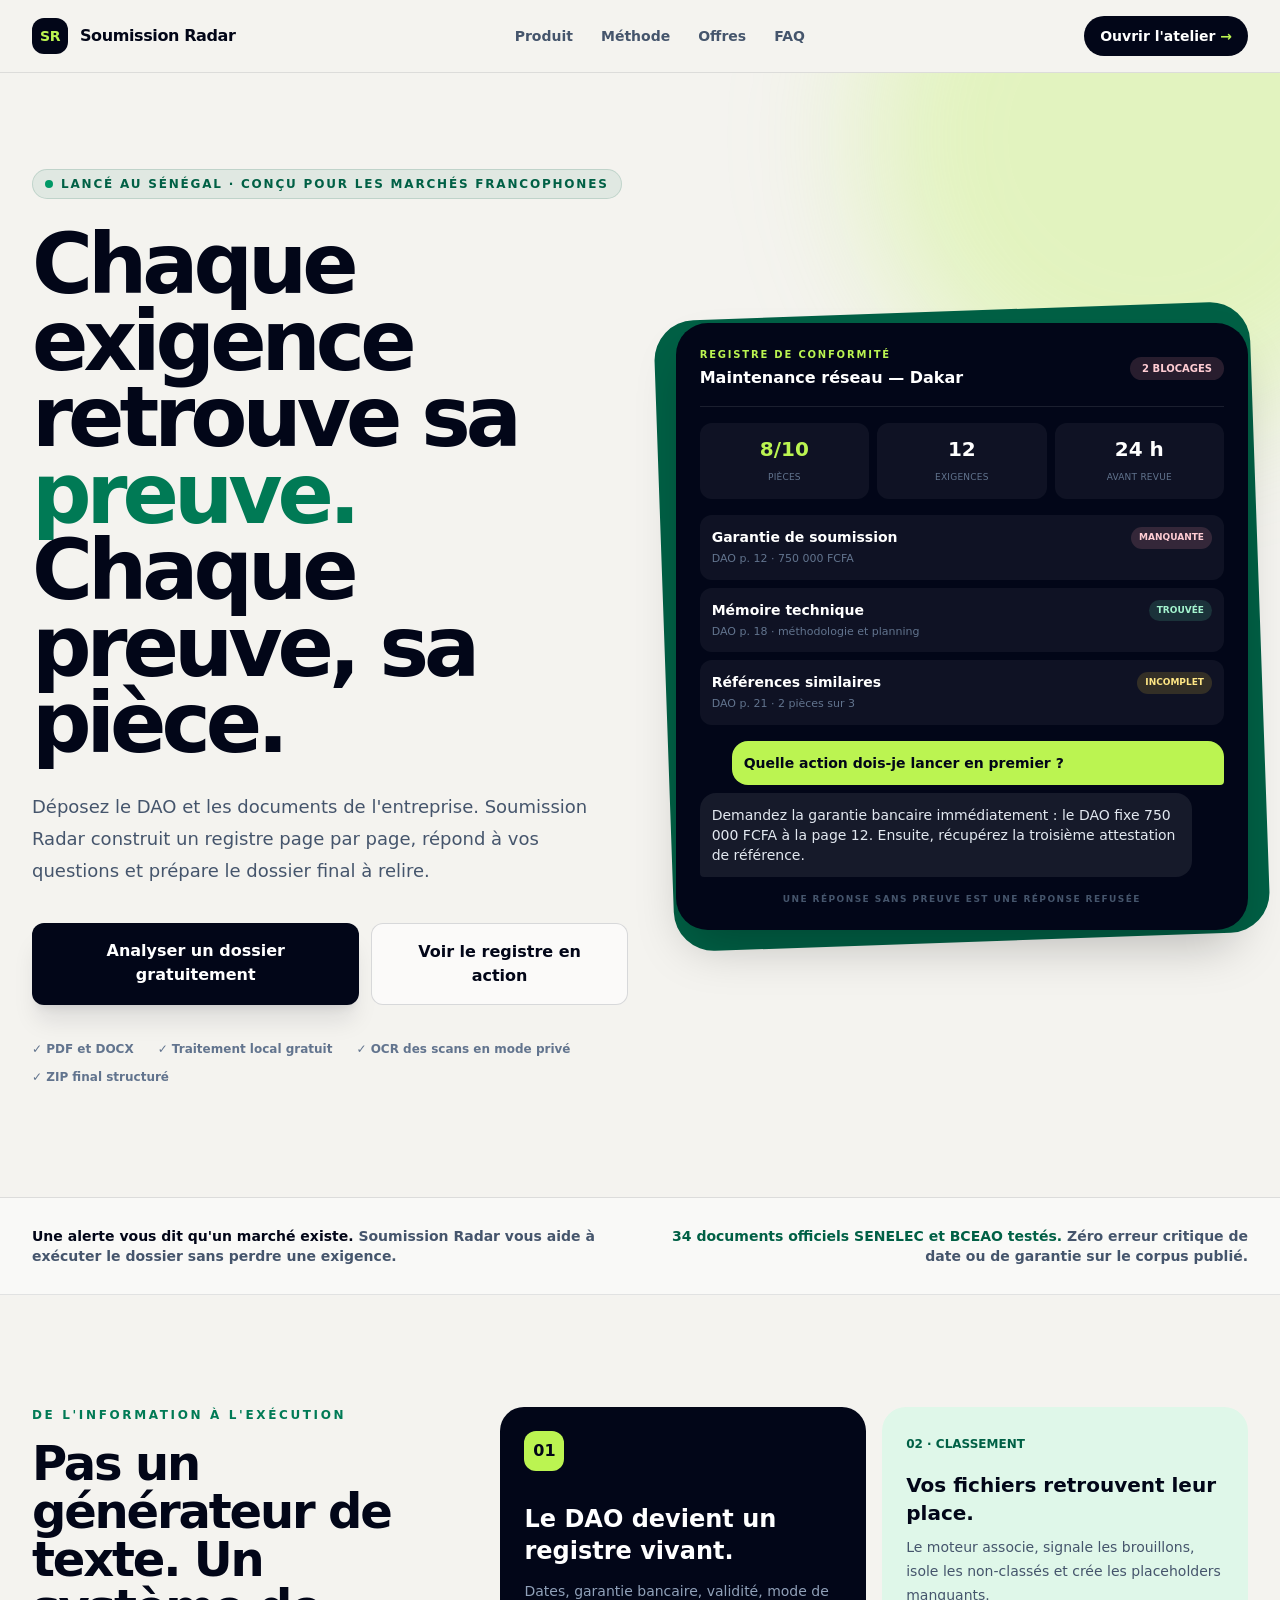
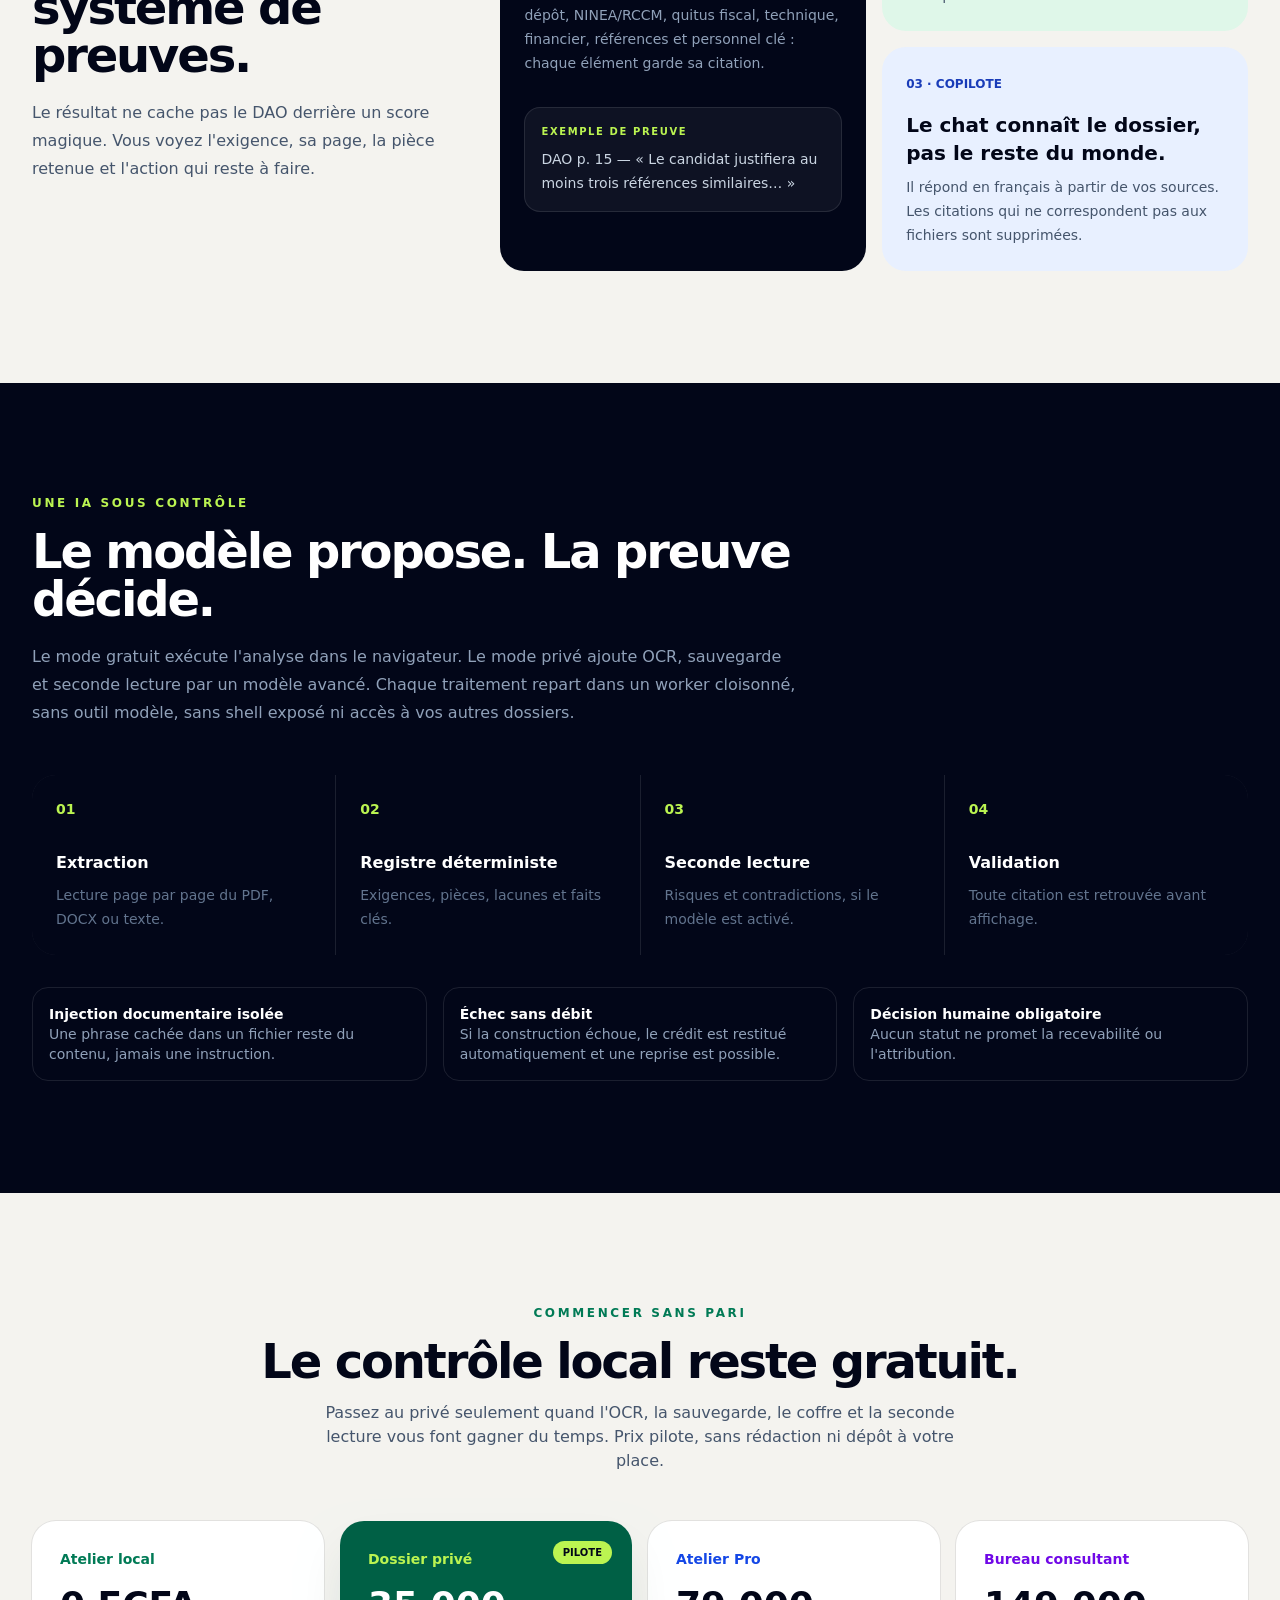
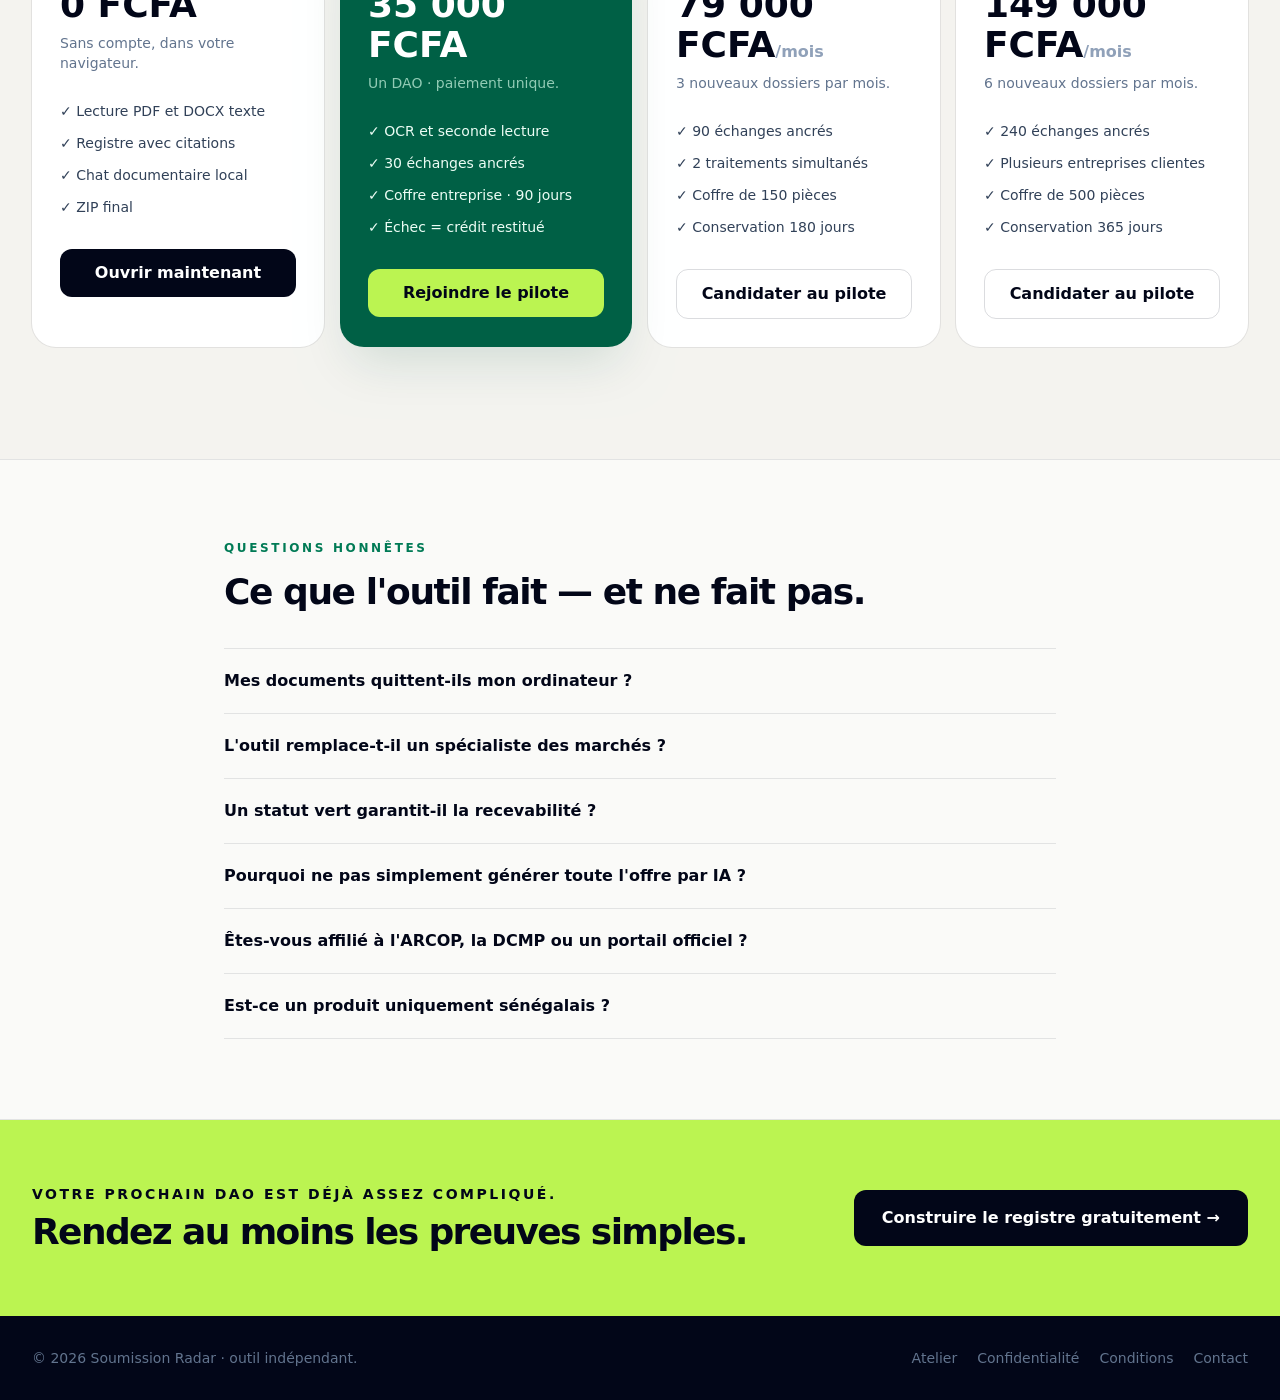
<file: index.html>
<!doctype html>
<html lang="fr" class="scroll-smooth">
  <head>
    <meta charset="utf-8" />
    <meta name="viewport" content="width=device-width, initial-scale=1" />
    <title>Soumission Radar — le copilote des dossiers d'appel d'offres</title>
    <meta name="description" content="Transformez un DAO en registre de conformité : exigences citées page par page, pièces manquantes, chat documentaire et dossier de soumission final." />
    <meta name="robots" content="index,follow" />
    <link rel="canonical" href="https://ramlaoui.github.io/soumission-radar/" />
    <meta property="og:title" content="Soumission Radar — chaque exigence retrouve sa pièce" />
    <meta property="og:description" content="Un copilote français qui relie le DAO, les preuves et les documents de votre entreprise." />
    <meta property="og:type" content="website" />
    <meta property="og:url" content="https://ramlaoui.github.io/soumission-radar/" />
    <link rel="stylesheet" href="./assets/app.css" />
    <script type="application/ld+json">
      {
        "@context": "https://schema.org",
        "@type": "SoftwareApplication",
        "name": "Soumission Radar",
        "applicationCategory": "BusinessApplication",
        "operatingSystem": "Web",
        "inLanguage": "fr",
        "description": "Copilote de préparation des dossiers de soumission qui relie les exigences du DAO aux pièces de l'entreprise.",
        "offers": { "@type": "Offer", "price": "0", "priceCurrency": "XOF" }
      }
    </script>
  </head>
  <body class="bg-[#f4f3ef] text-slate-950 antialiased selection:bg-lime-300">
    <header class="sticky top-0 z-40 border-b border-slate-900/10 bg-[#f4f3ef]/90 backdrop-blur-xl">
      <nav class="mx-auto flex max-w-7xl items-center justify-between px-5 py-4 lg:px-8" aria-label="Navigation principale">
        <a href="#top" class="flex items-center gap-3 font-black tracking-tight"><span class="grid size-9 place-items-center rounded-xl bg-slate-950 text-sm text-lime-300">SR</span><span>Soumission Radar</span></a>
        <div class="hidden items-center gap-7 text-sm font-semibold text-slate-600 md:flex"><a href="#produit" class="hover:text-slate-950">Produit</a><a href="#methode" class="hover:text-slate-950">Méthode</a><a href="#offres" class="hover:text-slate-950">Offres</a><a href="#faq" class="hover:text-slate-950">FAQ</a></div>
        <a href="./app.html" class="rounded-full bg-slate-950 px-4 py-2.5 text-sm font-black text-white transition hover:bg-emerald-800">Ouvrir l'atelier <span class="text-lime-300">→</span></a>
      </nav>
    </header>

    <main id="top">
      <section class="relative overflow-hidden border-b border-slate-900/10">
        <div class="pointer-events-none absolute -right-40 -top-56 size-[36rem] rounded-full bg-lime-300/30 blur-3xl"></div>
        <div class="mx-auto grid max-w-7xl gap-12 px-5 pb-20 pt-16 lg:grid-cols-[1.02fr_.98fr] lg:items-center lg:px-8 lg:pb-28 lg:pt-24">
          <div class="relative z-10">
            <p class="inline-flex items-center gap-2 rounded-full border border-emerald-800/15 bg-emerald-800/8 px-3 py-1.5 text-xs font-black uppercase tracking-[.15em] text-emerald-800"><span class="size-2 rounded-full bg-emerald-600"></span>Lancé au Sénégal · conçu pour les marchés francophones</p>
            <h1 class="mt-7 max-w-4xl text-5xl font-black leading-[.92] tracking-[-.06em] sm:text-7xl lg:text-[5.2rem]">Chaque exigence retrouve sa <span class="text-emerald-700">preuve.</span><br />Chaque preuve, sa pièce.</h1>
            <p class="mt-7 max-w-2xl text-lg leading-8 text-slate-600">Déposez le DAO et les documents de l'entreprise. Soumission Radar construit un registre page par page, répond à vos questions et prépare le dossier final à relire.</p>
            <div class="mt-9 flex flex-col gap-3 sm:flex-row"><a href="./app.html" class="rounded-xl bg-slate-950 px-6 py-4 text-center font-black text-white shadow-xl shadow-slate-900/10 transition hover:-translate-y-0.5 hover:bg-emerald-800">Analyser un dossier gratuitement</a><a href="#produit" class="rounded-xl border border-slate-900/15 bg-white/60 px-6 py-4 text-center font-black transition hover:bg-white">Voir le registre en action</a></div>
            <div class="mt-9 flex flex-wrap gap-x-6 gap-y-3 text-xs font-bold text-slate-500"><span>✓ PDF et DOCX</span><span>✓ Traitement local gratuit</span><span>✓ OCR des scans en mode privé</span><span>✓ ZIP final structuré</span></div>
          </div>

          <div class="relative">
            <div class="absolute -inset-3 -rotate-2 rounded-[2.5rem] bg-emerald-800"></div>
            <div class="relative overflow-hidden rounded-[2rem] bg-slate-950 p-4 text-white shadow-2xl sm:p-6">
              <div class="flex items-center justify-between border-b border-white/10 pb-4"><div><p class="text-[10px] font-black uppercase tracking-[.18em] text-lime-300">Registre de conformité</p><h2 class="mt-1 font-black">Maintenance réseau — Dakar</h2></div><span class="rounded-full bg-rose-300/15 px-3 py-1 text-[10px] font-black uppercase text-rose-200">2 blocages</span></div>
              <div class="mt-4 grid grid-cols-3 gap-2 text-center"><div class="rounded-xl bg-white/5 p-3"><strong class="block text-xl text-lime-300">8/10</strong><span class="text-[9px] uppercase tracking-wide text-slate-500">pièces</span></div><div class="rounded-xl bg-white/5 p-3"><strong class="block text-xl">12</strong><span class="text-[9px] uppercase tracking-wide text-slate-500">exigences</span></div><div class="rounded-xl bg-white/5 p-3"><strong class="block text-xl">24 h</strong><span class="text-[9px] uppercase tracking-wide text-slate-500">avant revue</span></div></div>
              <div class="mt-4 space-y-2">
                <div class="rounded-xl bg-white/5 p-3"><div class="flex items-start justify-between gap-3"><div><p class="text-sm font-bold">Garantie de soumission</p><p class="mt-1 text-[11px] text-slate-500">DAO p. 12 · 750 000 FCFA</p></div><span class="rounded-full bg-rose-300/15 px-2 py-1 text-[9px] font-black text-rose-200">MANQUANTE</span></div></div>
                <div class="rounded-xl bg-white/5 p-3"><div class="flex items-start justify-between gap-3"><div><p class="text-sm font-bold">Mémoire technique</p><p class="mt-1 text-[11px] text-slate-500">DAO p. 18 · méthodologie et planning</p></div><span class="rounded-full bg-emerald-300/15 px-2 py-1 text-[9px] font-black text-emerald-200">TROUVÉE</span></div></div>
                <div class="rounded-xl bg-white/5 p-3"><div class="flex items-start justify-between gap-3"><div><p class="text-sm font-bold">Références similaires</p><p class="mt-1 text-[11px] text-slate-500">DAO p. 21 · 2 pièces sur 3</p></div><span class="rounded-full bg-amber-300/15 px-2 py-1 text-[9px] font-black text-amber-200">INCOMPLET</span></div></div>
              </div>
              <div class="mt-4 ml-8 rounded-2xl rounded-br-sm bg-lime-300 p-3 text-sm font-semibold leading-5 text-slate-950">Quelle action dois-je lancer en premier ?</div>
              <div class="mt-2 mr-8 rounded-2xl rounded-bl-sm bg-white/8 p-3 text-sm leading-5 text-slate-200">Demandez la garantie bancaire immédiatement : le DAO fixe 750 000 FCFA à la page 12. Ensuite, récupérez la troisième attestation de référence.</div>
              <p class="mt-4 text-center text-[9px] font-bold uppercase tracking-[.16em] text-slate-600">Une réponse sans preuve est une réponse refusée</p>
            </div>
          </div>
        </div>
      </section>

      <section class="border-b border-slate-900/10 bg-white/50">
        <div class="mx-auto grid max-w-7xl gap-3 px-5 py-7 text-center text-sm font-semibold text-slate-600 md:grid-cols-2 md:text-left lg:px-8"><p><strong class="text-slate-950">Une alerte vous dit qu'un marché existe.</strong> Soumission Radar vous aide à exécuter le dossier sans perdre une exigence.</p><p class="md:text-right"><strong class="text-emerald-800">34 documents officiels SENELEC et BCEAO testés.</strong> Zéro erreur critique de date ou de garantie sur le corpus publié.</p></div>
      </section>

      <section id="produit" class="mx-auto max-w-7xl px-5 py-20 lg:px-8 lg:py-28">
        <div class="grid gap-12 lg:grid-cols-[.72fr_1.28fr]">
          <div><p class="text-xs font-black uppercase tracking-[.22em] text-emerald-700">De l'information à l'exécution</p><h2 class="mt-4 text-4xl font-black tracking-[-.045em] sm:text-5xl">Pas un générateur de texte. Un système de preuves.</h2><p class="mt-5 text-base leading-7 text-slate-600">Le résultat ne cache pas le DAO derrière un score magique. Vous voyez l'exigence, sa page, la pièce retenue et l'action qui reste à faire.</p></div>
          <div class="grid gap-4 sm:grid-cols-2">
            <article class="rounded-3xl bg-slate-950 p-6 text-white sm:row-span-2"><span class="grid size-10 place-items-center rounded-xl bg-lime-300 font-black text-slate-950">01</span><h3 class="mt-8 text-2xl font-black">Le DAO devient un registre vivant.</h3><p class="mt-3 text-sm leading-6 text-slate-400">Dates, garantie bancaire, validité, mode de dépôt, NINEA/RCCM, quitus fiscal, technique, financier, références et personnel clé : chaque élément garde sa citation.</p><div class="mt-8 rounded-2xl border border-white/10 bg-white/5 p-4"><p class="text-[10px] font-black uppercase tracking-[.16em] text-lime-300">Exemple de preuve</p><blockquote class="mt-2 text-sm leading-6 text-slate-300">DAO p. 15 — « Le candidat justifiera au moins trois références similaires… »</blockquote></div></article>
            <article class="rounded-3xl bg-[#dff7e9] p-6"><span class="text-xs font-black text-emerald-800">02 · CLASSEMENT</span><h3 class="mt-4 text-xl font-black">Vos fichiers retrouvent leur place.</h3><p class="mt-2 text-sm leading-6 text-slate-600">Le moteur associe, signale les brouillons, isole les non-classés et crée les placeholders manquants.</p></article>
            <article class="rounded-3xl bg-[#e8f0ff] p-6"><span class="text-xs font-black text-blue-800">03 · COPILOTE</span><h3 class="mt-4 text-xl font-black">Le chat connaît le dossier, pas le reste du monde.</h3><p class="mt-2 text-sm leading-6 text-slate-600">Il répond en français à partir de vos sources. Les citations qui ne correspondent pas aux fichiers sont supprimées.</p></article>
          </div>
        </div>
      </section>

      <section id="methode" class="bg-slate-950 py-20 text-white lg:py-28">
        <div class="mx-auto max-w-7xl px-5 lg:px-8">
          <div class="max-w-3xl"><p class="text-xs font-black uppercase tracking-[.22em] text-lime-300">Une IA sous contrôle</p><h2 class="mt-4 text-4xl font-black tracking-[-.045em] sm:text-5xl">Le modèle propose. La preuve décide.</h2><p class="mt-5 text-base leading-7 text-slate-400">Le mode gratuit exécute l'analyse dans le navigateur. Le mode privé ajoute OCR, sauvegarde et seconde lecture par un modèle avancé. Chaque traitement repart dans un worker cloisonné, sans outil modèle, sans shell exposé ni accès à vos autres dossiers.</p></div>
          <div class="mt-12 grid gap-px overflow-hidden rounded-3xl bg-white/10 md:grid-cols-4">
            <article class="bg-slate-950 p-6"><p class="text-sm font-black text-lime-300">01</p><h3 class="mt-8 font-black">Extraction</h3><p class="mt-2 text-sm leading-6 text-slate-500">Lecture page par page du PDF, DOCX ou texte.</p></article>
            <article class="bg-slate-950 p-6"><p class="text-sm font-black text-lime-300">02</p><h3 class="mt-8 font-black">Registre déterministe</h3><p class="mt-2 text-sm leading-6 text-slate-500">Exigences, pièces, lacunes et faits clés.</p></article>
            <article class="bg-slate-950 p-6"><p class="text-sm font-black text-lime-300">03</p><h3 class="mt-8 font-black">Seconde lecture</h3><p class="mt-2 text-sm leading-6 text-slate-500">Risques et contradictions, si le modèle est activé.</p></article>
            <article class="bg-slate-950 p-6"><p class="text-sm font-black text-lime-300">04</p><h3 class="mt-8 font-black">Validation</h3><p class="mt-2 text-sm leading-6 text-slate-500">Toute citation est retrouvée avant affichage.</p></article>
          </div>
          <div class="mt-8 grid gap-4 text-sm md:grid-cols-3"><p class="rounded-2xl border border-white/10 p-4 text-slate-400"><strong class="block text-white">Injection documentaire isolée</strong>Une phrase cachée dans un fichier reste du contenu, jamais une instruction.</p><p class="rounded-2xl border border-white/10 p-4 text-slate-400"><strong class="block text-white">Échec sans débit</strong>Si la construction échoue, le crédit est restitué automatiquement et une reprise est possible.</p><p class="rounded-2xl border border-white/10 p-4 text-slate-400"><strong class="block text-white">Décision humaine obligatoire</strong>Aucun statut ne promet la recevabilité ou l'attribution.</p></div>
        </div>
      </section>

      <section id="offres" class="mx-auto max-w-7xl px-5 py-20 lg:px-8 lg:py-28">
        <div class="text-center"><p class="text-xs font-black uppercase tracking-[.22em] text-emerald-700">Commencer sans pari</p><h2 class="mt-4 text-4xl font-black tracking-[-.045em] sm:text-5xl">Le contrôle local reste gratuit.</h2><p class="mx-auto mt-4 max-w-2xl text-slate-600">Passez au privé seulement quand l'OCR, la sauvegarde, le coffre et la seconde lecture vous font gagner du temps. Prix pilote, sans rédaction ni dépôt à votre place.</p></div>
        <div class="mx-auto mt-12 grid max-w-7xl gap-4 md:grid-cols-2 xl:grid-cols-4">
          <article class="rounded-3xl bg-white p-7 ring-1 ring-slate-900/8"><p class="text-sm font-black text-emerald-700">Atelier local</p><p class="mt-4 text-4xl font-black">0 FCFA</p><p class="mt-2 text-sm text-slate-500">Sans compte, dans votre navigateur.</p><ul class="mt-7 space-y-3 text-sm text-slate-700"><li>✓ Lecture PDF et DOCX texte</li><li>✓ Registre avec citations</li><li>✓ Chat documentaire local</li><li>✓ ZIP final</li></ul><a href="./app.html" class="mt-8 block rounded-xl bg-slate-950 px-4 py-3 text-center font-black text-white">Ouvrir maintenant</a></article>
          <article class="relative rounded-3xl bg-emerald-800 p-7 text-white shadow-2xl shadow-emerald-900/15"><span class="absolute right-5 top-5 rounded-full bg-lime-300 px-2.5 py-1 text-[10px] font-black uppercase text-slate-950">Pilote</span><p class="text-sm font-black text-lime-300">Dossier privé</p><p class="mt-4 text-4xl font-black">35 000 FCFA</p><p class="mt-2 text-sm text-emerald-100/70">Un DAO · paiement unique.</p><ul class="mt-7 space-y-3 text-sm text-emerald-50"><li>✓ OCR et seconde lecture</li><li>✓ 30 échanges ancrés</li><li>✓ Coffre entreprise · 90 jours</li><li>✓ Échec = crédit restitué</li></ul><a data-contact-link href="mailto:ramlaouiali@gmail.com" class="mt-8 block rounded-xl bg-lime-300 px-4 py-3 text-center font-black text-slate-950">Rejoindre le pilote</a></article>
          <article class="rounded-3xl bg-white p-7 ring-1 ring-slate-900/8"><p class="text-sm font-black text-blue-700">Atelier Pro</p><p class="mt-4 text-4xl font-black">79 000 FCFA<span class="text-base text-slate-400">/mois</span></p><p class="mt-2 text-sm text-slate-500">3 nouveaux dossiers par mois.</p><ul class="mt-7 space-y-3 text-sm text-slate-700"><li>✓ 90 échanges ancrés</li><li>✓ 2 traitements simultanés</li><li>✓ Coffre de 150 pièces</li><li>✓ Conservation 180 jours</li></ul><a data-contact-link href="mailto:ramlaouiali@gmail.com" class="mt-8 block rounded-xl border border-slate-900/15 px-4 py-3 text-center font-black">Candidater au pilote</a></article>
          <article class="rounded-3xl bg-white p-7 ring-1 ring-slate-900/8"><p class="text-sm font-black text-violet-700">Bureau consultant</p><p class="mt-4 text-4xl font-black">149 000 FCFA<span class="text-base text-slate-400">/mois</span></p><p class="mt-2 text-sm text-slate-500">6 nouveaux dossiers par mois.</p><ul class="mt-7 space-y-3 text-sm text-slate-700"><li>✓ 240 échanges ancrés</li><li>✓ Plusieurs entreprises clientes</li><li>✓ Coffre de 500 pièces</li><li>✓ Conservation 365 jours</li></ul><a data-contact-link href="mailto:ramlaouiali@gmail.com" class="mt-8 block rounded-xl border border-slate-900/15 px-4 py-3 text-center font-black">Candidater au pilote</a></article>
        </div>
      </section>

      <section id="faq" class="border-y border-slate-900/10 bg-white/60">
        <div class="mx-auto max-w-4xl px-5 py-20 lg:px-8"><p class="text-xs font-black uppercase tracking-[.22em] text-emerald-700">Questions honnêtes</p><h2 class="mt-4 text-4xl font-black tracking-[-.04em]">Ce que l'outil fait — et ne fait pas.</h2><div class="mt-9 divide-y divide-slate-900/10 border-y border-slate-900/10">
          <details class="group py-5"><summary class="cursor-pointer list-none font-black">Mes documents quittent-ils mon ordinateur ?</summary><p class="mt-3 text-sm leading-6 text-slate-600">Non en mode local gratuit. La version serveur sur invitation indique clairement l'envoi, isole le dossier et applique une expiration automatique.</p></details>
          <details class="group py-5"><summary class="cursor-pointer list-none font-black">L'outil remplace-t-il un spécialiste des marchés ?</summary><p class="mt-3 text-sm leading-6 text-slate-600">Non. Il accélère le dépouillement et rend les lacunes visibles. Le DAO, ses additifs, l'avis officiel et la validation humaine prévalent toujours.</p></details>
          <details class="group py-5"><summary class="cursor-pointer list-none font-black">Un statut vert garantit-il la recevabilité ?</summary><p class="mt-3 text-sm leading-6 text-slate-600">Jamais. Il signifie seulement que chaque exigence extraite a une pièce associée. Le contenu, la validité, les signatures, les formats et le dépôt restent à contrôler.</p></details>
          <details class="group py-5"><summary class="cursor-pointer list-none font-black">Pourquoi ne pas simplement générer toute l'offre par IA ?</summary><p class="mt-3 text-sm leading-6 text-slate-600">Parce qu'un texte convaincant sans preuve peut augmenter le risque. Nous commençons par la traçabilité du DAO et les pièces réelles; la rédaction assistée doit rester subordonnée à ce registre.</p></details>
          <details class="group py-5"><summary class="cursor-pointer list-none font-black">Êtes-vous affilié à l'ARCOP, la DCMP ou un portail officiel ?</summary><p class="mt-3 text-sm leading-6 text-slate-600">Non. Soumission Radar est un outil indépendant de préparation documentaire.</p></details>
          <details class="group py-5"><summary class="cursor-pointer list-none font-black">Est-ce un produit uniquement sénégalais ?</summary><p class="mt-3 text-sm leading-6 text-slate-600">Non. Le Sénégal est notre marché de départ et notre corpus le plus exigeant. Le workflow vise les DAO francophones et inclut déjà des cahiers BCEAO de plusieurs pays de l'UEMOA.</p></details>
        </div></div>
      </section>

      <section class="bg-lime-300">
        <div class="mx-auto flex max-w-7xl flex-col gap-7 px-5 py-16 lg:flex-row lg:items-center lg:justify-between lg:px-8"><div><p class="text-sm font-black uppercase tracking-[.18em]">Votre prochain DAO est déjà assez compliqué.</p><h2 class="mt-2 text-4xl font-black tracking-[-.045em]">Rendez au moins les preuves simples.</h2></div><a href="./app.html" class="shrink-0 rounded-xl bg-slate-950 px-7 py-4 text-center font-black text-white">Construire le registre gratuitement →</a></div>
      </section>
    </main>

    <footer class="bg-slate-950 py-8 text-slate-500"><div class="mx-auto flex max-w-7xl flex-col gap-4 px-5 text-sm sm:flex-row sm:items-center sm:justify-between lg:px-8"><p>© 2026 Soumission Radar · outil indépendant.</p><div class="flex flex-wrap gap-5"><a href="./app.html" class="hover:text-white">Atelier</a><a href="./confidentialite.html" class="hover:text-white">Confidentialité</a><a href="./conditions.html" class="hover:text-white">Conditions</a><a data-contact-link href="mailto:ramlaouiali@gmail.com" class="hover:text-white">Contact</a></div></div></footer>

    <script src="./config.js"></script>
    <script src="./landing.js"></script>
  </body>
</html>
</file>
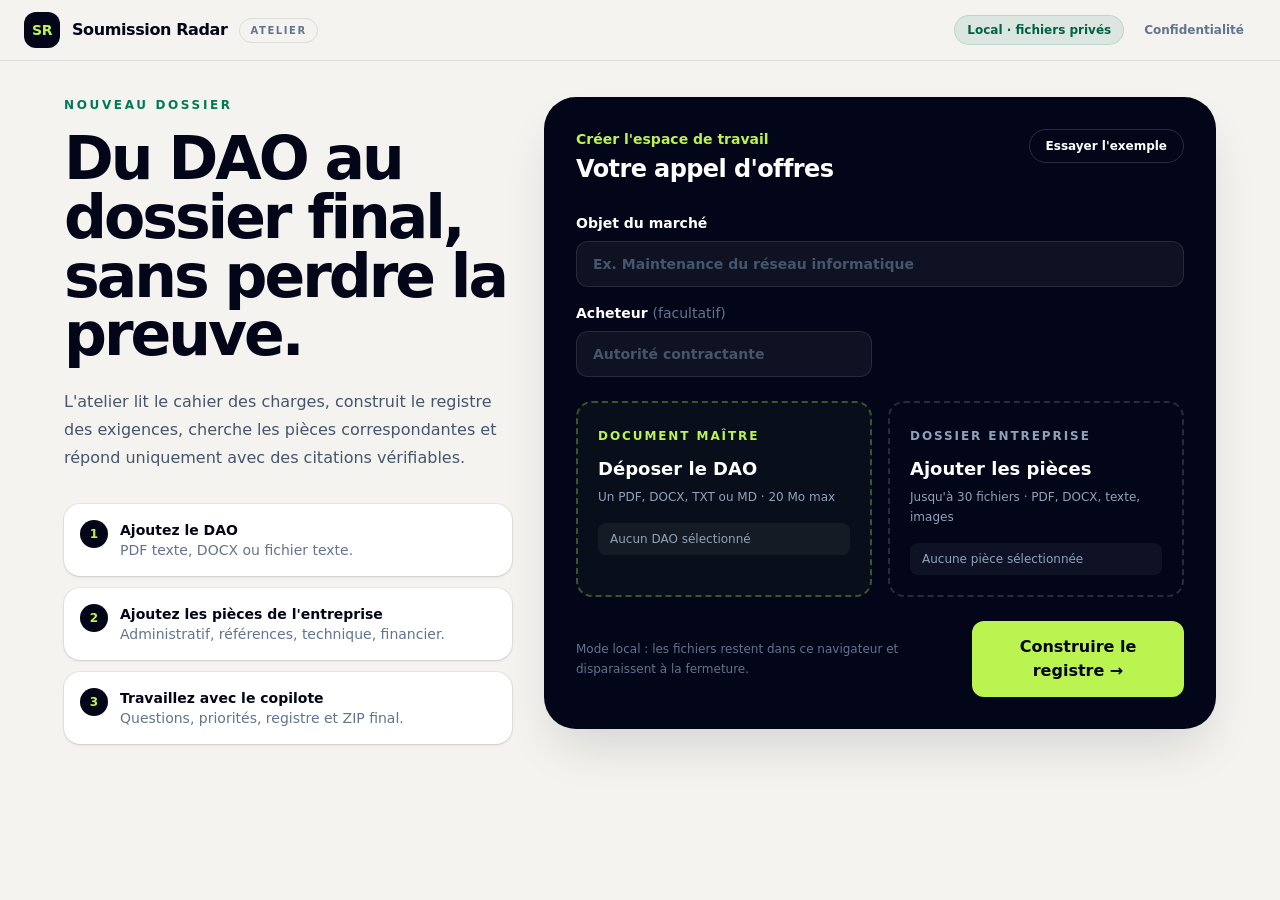
<file: app.html>
<!doctype html>
<html lang="fr">
  <head>
    <meta charset="utf-8" />
    <meta name="viewport" content="width=device-width, initial-scale=1" />
    <title>Atelier — Soumission Radar</title>
    <meta name="description" content="Lisez un DAO, reliez chaque exigence à une pièce et repartez avec un registre de conformité traçable." />
    <meta name="robots" content="noindex" />
    <link rel="stylesheet" href="./assets/app.css" />
  </head>
  <body class="min-h-screen bg-[#f4f3ef] text-slate-950 antialiased selection:bg-lime-300">
    <header class="border-b border-slate-900/10 bg-[#f4f3ef]/95 backdrop-blur">
      <nav class="mx-auto flex max-w-[1500px] items-center justify-between px-4 py-3 sm:px-6" aria-label="Navigation de l'atelier">
        <a href="./" class="flex items-center gap-3 font-black tracking-tight">
          <span class="grid size-9 place-items-center rounded-xl bg-slate-950 text-sm text-lime-300">SR</span>
          <span>Soumission Radar</span>
          <span class="hidden rounded-full border border-slate-900/10 px-2.5 py-1 text-[10px] font-bold uppercase tracking-[.16em] text-slate-500 sm:inline">Atelier</span>
        </a>
        <div class="flex items-center gap-2 text-xs font-semibold">
          <span id="modeBadge" class="rounded-full border border-emerald-700/15 bg-emerald-700/10 px-3 py-1.5 text-emerald-800">Local · fichiers privés</span>
          <button id="accountHomeButton" type="button" class="hidden rounded-full px-3 py-1.5 text-slate-600 hover:bg-white">Mes dossiers</button>
          <a href="./confidentialite.html" class="hidden rounded-full px-3 py-1.5 text-slate-500 hover:bg-white sm:block">Confidentialité</a>
        </div>
      </nav>
    </header>

    <main class="mx-auto max-w-[1500px] px-4 py-6 sm:px-6 lg:py-9">
      <section id="accountGate" class="mx-auto hidden max-w-6xl">
        <div class="grid overflow-hidden rounded-[2rem] bg-white shadow-2xl shadow-slate-900/10 ring-1 ring-slate-900/5 lg:grid-cols-[.9fr_1.1fr]">
          <div class="bg-slate-950 p-7 text-white sm:p-10 lg:p-12">
            <span class="inline-flex rounded-full bg-lime-300 px-3 py-1 text-[10px] font-black uppercase tracking-[.16em] text-slate-950">Atelier privé</span>
            <h1 class="mt-7 text-4xl font-black leading-[.98] tracking-[-.05em] sm:text-6xl">Un espace durable pour chaque soumission.</h1>
            <p class="mt-6 max-w-lg text-base leading-7 text-slate-300">Reprenez vos dossiers au même endroit, gardez le registre et l'historique du copilote, puis exportez une version finale quand vous êtes prêt.</p>
            <div class="mt-9 grid gap-3 text-sm sm:grid-cols-3 lg:grid-cols-1">
              <p class="rounded-2xl bg-white/5 p-4"><strong class="block text-lime-300">1 DAO = 1 espace</strong><span class="mt-1 block text-slate-400">Aucun double débit sur le même traitement.</span></p>
              <p class="rounded-2xl bg-white/5 p-4"><strong class="block text-lime-300">Fichiers cloisonnés</strong><span class="mt-1 block text-slate-400">Chaque compte ne voit que ses propres dossiers.</span></p>
              <p class="rounded-2xl bg-white/5 p-4"><strong class="block text-lime-300">Usage mesuré</strong><span class="mt-1 block text-slate-400">Crédits et conversations contrôlés côté serveur.</span></p>
            </div>
          </div>
          <div class="p-6 sm:p-10 lg:p-12">
            <div class="flex rounded-xl bg-slate-100 p-1 text-sm font-bold">
              <button id="showLogin" type="button" class="flex-1 rounded-lg bg-white px-4 py-2.5 shadow-sm">Se connecter</button>
              <button id="showRegister" type="button" class="flex-1 rounded-lg px-4 py-2.5 text-slate-500">Créer un compte</button>
            </div>
            <form id="loginForm" class="mt-8 space-y-5">
              <div><p class="text-xs font-black uppercase tracking-[.18em] text-emerald-700">Bon retour</p><h2 class="mt-2 text-3xl font-black tracking-tight">Reprendre mes dossiers</h2></div>
              <label class="block text-sm font-bold">Adresse e-mail
                <input id="loginEmail" type="email" autocomplete="email" required class="mt-2 w-full rounded-xl border border-slate-900/10 px-4 py-3 outline-none focus:border-emerald-600" placeholder="vous@entreprise.sn" />
              </label>
              <label class="block text-sm font-bold">Mot de passe
                <input id="loginPassword" type="password" autocomplete="current-password" required class="mt-2 w-full rounded-xl border border-slate-900/10 px-4 py-3 outline-none focus:border-emerald-600" />
              </label>
              <button type="submit" class="w-full rounded-xl bg-slate-950 px-5 py-3.5 font-black text-white hover:bg-emerald-800">Ouvrir mon atelier →</button>
            </form>
            <form id="registerForm" class="mt-8 hidden space-y-5">
              <div><p class="text-xs font-black uppercase tracking-[.18em] text-emerald-700">Nouvel atelier</p><h2 class="mt-2 text-3xl font-black tracking-tight">Créer mon compte</h2></div>
              <label class="block text-sm font-bold">Votre nom
                <input id="registerName" autocomplete="name" required minlength="2" maxlength="100" class="mt-2 w-full rounded-xl border border-slate-900/10 px-4 py-3 outline-none focus:border-emerald-600" placeholder="Awa Diop" />
              </label>
              <label class="block text-sm font-bold">Adresse e-mail professionnelle
                <input id="registerEmail" type="email" autocomplete="email" required class="mt-2 w-full rounded-xl border border-slate-900/10 px-4 py-3 outline-none focus:border-emerald-600" placeholder="awa@entreprise.sn" />
              </label>
              <label class="block text-sm font-bold">Mot de passe
                <input id="registerPassword" type="password" autocomplete="new-password" required minlength="12" class="mt-2 w-full rounded-xl border border-slate-900/10 px-4 py-3 outline-none focus:border-emerald-600" />
                <span class="mt-1 block text-xs font-normal text-slate-400">12 caractères minimum. N'utilisez pas un mot de passe déjà employé ailleurs.</span>
              </label>
              <label id="invitationCodeField" class="hidden text-sm font-bold">Code d'invitation pilote
                <input id="registerInvitation" type="password" autocomplete="off" class="mt-2 w-full rounded-xl border border-slate-900/10 px-4 py-3 outline-none focus:border-emerald-600" />
              </label>
              <button type="submit" class="w-full rounded-xl bg-slate-950 px-5 py-3.5 font-black text-white hover:bg-emerald-800">Créer mon atelier →</button>
            </form>
            <div id="accountError" class="mt-5 hidden rounded-xl bg-rose-50 p-3 text-sm text-rose-800" role="alert"></div>
          </div>
        </div>
      </section>

      <section id="accountDashboard" class="mx-auto hidden max-w-7xl">
        <div class="flex flex-col gap-5 rounded-[2rem] bg-slate-950 p-6 text-white sm:flex-row sm:items-center sm:justify-between sm:p-8">
          <div><p class="text-xs font-black uppercase tracking-[.2em] text-lime-300">Votre atelier</p><h1 id="accountGreeting" class="mt-2 text-3xl font-black tracking-tight"></h1><p class="mt-2 text-sm text-slate-400">Vos espaces restent disponibles jusqu'à leur date de conservation.</p></div>
          <div class="flex flex-wrap gap-2"><button id="newWorkspaceButton" type="button" class="rounded-xl bg-lime-300 px-5 py-3 text-sm font-black text-slate-950 hover:bg-lime-200">+ Nouveau dossier</button><button id="logoutButton" type="button" class="rounded-xl border border-white/15 px-4 py-3 text-sm font-bold hover:bg-white/10">Se déconnecter</button></div>
        </div>

        <div class="mt-6 grid gap-6 xl:grid-cols-[1fr_22rem]">
          <section class="rounded-3xl bg-white p-5 shadow-sm ring-1 ring-slate-900/5 sm:p-7">
            <div class="flex flex-wrap items-end justify-between gap-3"><div><p class="text-xs font-black uppercase tracking-[.2em] text-emerald-700">Espaces enregistrés</p><h2 class="mt-2 text-2xl font-black">Mes dossiers de soumission</h2></div><p id="workspaceCount" class="text-xs font-semibold text-slate-400"></p></div>
            <div id="workspaceList" class="mt-6 grid gap-3"></div>
            <div class="mt-8 border-t border-slate-900/8 pt-7">
              <div class="flex flex-wrap items-end justify-between gap-3"><div><p class="text-xs font-black uppercase tracking-[.18em] text-blue-700">Coffre entreprise</p><h3 class="mt-2 text-xl font-black">Vos preuves réutilisables</h3><p class="mt-1 text-xs leading-5 text-slate-500">NINEA, quitus, attestations, références et CV restent privés et peuvent être repris dans un autre dossier.</p></div><p id="vaultUsage" class="text-xs font-semibold text-slate-400"></p></div>
              <form id="vaultForm" class="mt-5 grid gap-3 rounded-2xl bg-slate-50 p-4 sm:grid-cols-[1fr_11rem_10rem_auto] sm:items-end">
                <label class="text-xs font-bold text-slate-700">Pièce<input id="vaultFile" required type="file" accept=".pdf,.docx,.txt,.md,.csv,.json,.xml,.png,.jpg,.jpeg,.webp" class="mt-1.5 block w-full text-xs file:mr-3 file:rounded-lg file:border-0 file:bg-slate-950 file:px-3 file:py-2 file:font-bold file:text-white" /></label>
                <label class="text-xs font-bold text-slate-700">Catégorie<select id="vaultCategory" class="mt-1.5 w-full rounded-lg border border-slate-900/10 bg-white px-3 py-2.5 text-xs"><option value="legal">Juridique</option><option value="tax_social">Fiscal & social</option><option value="bank">Banque</option><option value="references">Références</option><option value="staff">Personnel</option><option value="technical">Technique</option><option value="financial">Financier</option><option value="other">Autre</option></select></label>
                <label class="text-xs font-bold text-slate-700">Expire le<input id="vaultExpiresOn" type="date" class="mt-1.5 w-full rounded-lg border border-slate-900/10 bg-white px-3 py-2 text-xs" /></label>
                <button id="vaultUploadButton" type="submit" class="rounded-lg bg-blue-700 px-4 py-2.5 text-xs font-black text-white">Enregistrer</button>
              </form>
              <div id="vaultList" class="mt-4 grid gap-2"></div>
            </div>
          </section>
          <aside class="space-y-4">
            <section class="rounded-3xl bg-emerald-800 p-6 text-white"><p class="text-xs font-black uppercase tracking-[.18em] text-lime-300">Capacité disponible</p><p id="creditSummary" class="mt-3 text-3xl font-black"></p><p id="subscriptionSummary" class="mt-2 text-sm leading-6 text-emerald-100/70"></p></section>
            <section class="rounded-3xl bg-white p-6 ring-1 ring-slate-900/5"><p class="text-xs font-black uppercase tracking-[.18em] text-blue-700">Ajouter de la capacité</p><div id="planButtons" class="mt-4 space-y-3"></div><button id="billingPortalButton" type="button" class="mt-4 hidden w-full rounded-xl border border-slate-900/10 px-4 py-2.5 text-sm font-bold">Gérer mon abonnement</button><p id="billingNote" class="mt-3 text-xs leading-5 text-slate-400"></p></section>
          </aside>
        </div>
      </section>

      <section id="caseSetup" class="mx-auto max-w-6xl">
        <div class="grid gap-8 lg:grid-cols-[.8fr_1.2fr] lg:items-start">
          <div class="lg:sticky lg:top-8">
            <p class="text-xs font-black uppercase tracking-[.22em] text-emerald-700">Nouveau dossier</p>
            <h1 class="mt-4 text-4xl font-black leading-[.98] tracking-[-.05em] sm:text-6xl">Du DAO au dossier final, sans perdre la preuve.</h1>
            <p class="mt-6 max-w-xl text-base leading-7 text-slate-600">L'atelier lit le cahier des charges, construit le registre des exigences, cherche les pièces correspondantes et répond uniquement avec des citations vérifiables.</p>
            <ol class="mt-8 space-y-3 text-sm">
              <li class="flex gap-3 rounded-2xl bg-white p-4 shadow-sm ring-1 ring-slate-900/5"><span class="grid size-7 shrink-0 place-items-center rounded-full bg-slate-950 text-xs font-black text-lime-300">1</span><span><strong class="block">Ajoutez le DAO</strong><span class="text-slate-500">PDF texte, DOCX ou fichier texte.</span></span></li>
              <li class="flex gap-3 rounded-2xl bg-white p-4 shadow-sm ring-1 ring-slate-900/5"><span class="grid size-7 shrink-0 place-items-center rounded-full bg-slate-950 text-xs font-black text-lime-300">2</span><span><strong class="block">Ajoutez les pièces de l'entreprise</strong><span class="text-slate-500">Administratif, références, technique, financier.</span></span></li>
              <li class="flex gap-3 rounded-2xl bg-white p-4 shadow-sm ring-1 ring-slate-900/5"><span class="grid size-7 shrink-0 place-items-center rounded-full bg-slate-950 text-xs font-black text-lime-300">3</span><span><strong class="block">Travaillez avec le copilote</strong><span class="text-slate-500">Questions, priorités, registre et ZIP final.</span></span></li>
            </ol>
          </div>

          <form id="caseForm" class="rounded-[2rem] bg-slate-950 p-5 text-white shadow-2xl shadow-slate-900/15 sm:p-8">
            <div class="flex flex-wrap items-start justify-between gap-4">
              <div><p class="text-sm font-bold text-lime-300">Créer l'espace de travail</p><h2 class="mt-1 text-2xl font-black tracking-tight">Votre appel d'offres</h2></div>
              <button id="demoButton" type="button" class="rounded-full border border-white/15 px-4 py-2 text-xs font-bold hover:bg-white/10">Essayer l'exemple</button>
            </div>

            <div class="mt-7 grid gap-4 sm:grid-cols-2">
              <label class="text-sm font-semibold sm:col-span-2">Objet du marché
                <input id="caseTitle" maxlength="200" class="mt-2 w-full rounded-xl border border-white/10 bg-white/5 px-4 py-3 text-white outline-none placeholder:text-slate-600 focus:border-lime-300" placeholder="Ex. Maintenance du réseau informatique" />
              </label>
              <label class="text-sm font-semibold">Acheteur <span class="font-normal text-slate-500">(facultatif)</span>
                <input id="caseBuyer" maxlength="200" class="mt-2 w-full rounded-xl border border-white/10 bg-white/5 px-4 py-3 text-white outline-none placeholder:text-slate-600 focus:border-lime-300" placeholder="Autorité contractante" />
              </label>
              <label id="accessCodeField" class="hidden text-sm font-semibold">Code d'invitation
                <input id="accessCode" type="password" autocomplete="off" class="mt-2 w-full rounded-xl border border-white/10 bg-white/5 px-4 py-3 text-white outline-none focus:border-lime-300" />
              </label>
            </div>

            <div class="mt-6 grid gap-4 sm:grid-cols-2">
              <label class="group cursor-pointer rounded-2xl border-2 border-dashed border-lime-300/30 bg-lime-300/[.04] p-5 transition hover:border-lime-300">
                <span class="text-xs font-black uppercase tracking-[.16em] text-lime-300">Document maître</span>
                <span class="mt-2 block text-lg font-black">Déposer le DAO</span>
                <span class="mt-1 block text-xs leading-5 text-slate-400">Un PDF, DOCX, TXT ou MD · 20 Mo max</span>
                <input id="daoFile" type="file" accept=".pdf,.docx,.txt,.md" class="sr-only" />
                <span id="daoFileName" class="mt-4 block truncate rounded-lg bg-white/5 px-3 py-2 text-xs text-slate-400">Aucun DAO sélectionné</span>
              </label>
              <label class="group cursor-pointer rounded-2xl border-2 border-dashed border-white/15 p-5 transition hover:border-white/40">
                <span class="text-xs font-black uppercase tracking-[.16em] text-slate-400">Dossier entreprise</span>
                <span class="mt-2 block text-lg font-black">Ajouter les pièces</span>
                <span class="mt-1 block text-xs leading-5 text-slate-400">Jusqu'à 30 fichiers · PDF, DOCX, texte, images</span>
                <input id="companyFiles" type="file" accept=".pdf,.docx,.txt,.md,.csv,.json,.xml,.png,.jpg,.jpeg,.webp" multiple class="sr-only" />
                <span id="companyFileSummary" class="mt-4 block truncate rounded-lg bg-white/5 px-3 py-2 text-xs text-slate-400">Aucune pièce sélectionnée</span>
              </label>
            </div>

            <section id="vaultPicker" class="mt-4 hidden rounded-2xl border border-blue-300/20 bg-blue-300/[.06] p-4">
              <div class="flex flex-wrap items-center justify-between gap-2"><div><p class="text-xs font-black uppercase tracking-[.14em] text-blue-300">Depuis le coffre entreprise</p><p class="mt-1 text-xs text-slate-400">Cochez les preuves à copier dans ce dossier. Elles ne consomment pas de crédit supplémentaire.</p></div><span id="vaultPickerCount" class="text-xs font-bold text-blue-200"></span></div>
              <div id="vaultPickerList" class="mt-3 grid gap-2 sm:grid-cols-2"></div>
            </section>

            <div id="setupError" class="mt-5 hidden rounded-xl border border-rose-300/20 bg-rose-300/10 p-3 text-sm text-rose-100" role="alert"></div>
            <div class="mt-6 flex flex-col-reverse gap-3 sm:flex-row sm:items-center sm:justify-between">
              <p id="privacyNote" class="max-w-sm text-xs leading-5 text-slate-500">Mode local : les fichiers restent dans ce navigateur et disparaissent à la fermeture.</p>
              <button id="analyzeCase" type="submit" class="rounded-xl bg-lime-300 px-6 py-3.5 font-black text-slate-950 transition hover:bg-lime-200 disabled:cursor-wait disabled:opacity-60">Construire le registre →</button>
            </div>
          </form>
        </div>
      </section>

      <section id="analysisWorkspace" class="hidden">
        <div class="mb-5 flex flex-col gap-4 rounded-2xl bg-slate-950 p-5 text-white sm:flex-row sm:items-center sm:justify-between">
          <div class="min-w-0"><p class="text-xs font-bold uppercase tracking-[.18em] text-lime-300">Dossier actif</p><h1 id="workspaceTitle" class="mt-1 truncate text-2xl font-black tracking-tight"></h1><p id="workspaceBuyer" class="mt-1 text-sm text-slate-400"></p></div>
          <div class="flex flex-wrap gap-2">
            <button id="newCaseButton" type="button" class="rounded-lg border border-white/15 px-4 py-2 text-sm font-bold hover:bg-white/10">Nouveau</button>
            <button id="deleteCaseButton" type="button" class="rounded-lg border border-white/15 px-4 py-2 text-sm font-bold hover:bg-white/10">Effacer</button>
            <button id="downloadFinal" type="button" class="rounded-lg bg-lime-300 px-4 py-2 text-sm font-black text-slate-950 hover:bg-lime-200">Télécharger le dossier final</button>
          </div>
        </div>

        <div class="grid min-w-0 gap-5 xl:grid-cols-[minmax(0,1fr)_23rem]">
          <div class="min-w-0 space-y-5">
            <section class="overflow-hidden rounded-3xl bg-white shadow-sm ring-1 ring-slate-900/5">
              <div class="grid gap-5 p-5 sm:grid-cols-[1fr_auto] sm:items-center sm:p-7">
                <div><div class="flex flex-wrap items-center gap-3"><span id="statusBadge" class="rounded-full px-3 py-1 text-xs font-black uppercase tracking-[.12em]"></span><span id="modelMode" class="text-xs font-semibold text-slate-400"></span></div><h2 id="statusTitle" class="mt-3 text-3xl font-black tracking-[-.035em]"></h2><p id="statusCopy" class="mt-2 max-w-3xl text-sm leading-6 text-slate-600"></p></div>
                <div class="min-w-36 rounded-2xl bg-slate-950 p-4 text-white"><div class="flex items-end justify-between"><strong id="coveragePercent" class="text-3xl font-black text-lime-300"></strong><span id="coverageRatio" class="pb-1 text-xs text-slate-400"></span></div><progress id="coverageProgress" max="100" value="0" class="mt-3 h-2 w-full accent-lime-300"></progress><p class="mt-2 text-[10px] font-bold uppercase tracking-[.14em] text-slate-500">couverture des pièces</p></div>
              </div>
              <div id="warningBanner" class="hidden border-t border-amber-900/10 bg-amber-50 px-5 py-3 text-sm text-amber-900 sm:px-7"></div>
              <div id="securityBanner" class="hidden border-t border-rose-900/10 bg-rose-50 px-5 py-3 text-sm text-rose-900 sm:px-7"></div>
            </section>

            <section class="grid gap-3 sm:grid-cols-2 lg:grid-cols-4" aria-label="Faits clés du DAO">
              <article class="rounded-2xl bg-white p-4 ring-1 ring-slate-900/5"><p class="text-[10px] font-black uppercase tracking-[.16em] text-slate-400">Date limite</p><p id="factDeadline" class="mt-2 text-sm font-black"></p><p id="factDeadlinePage" class="mt-1 text-xs text-emerald-700"></p></article>
              <article class="rounded-2xl bg-white p-4 ring-1 ring-slate-900/5"><p class="text-[10px] font-black uppercase tracking-[.16em] text-slate-400">Garantie</p><p id="factSecurity" class="mt-2 text-sm font-black"></p><p id="factSecurityPage" class="mt-1 text-xs text-emerald-700"></p></article>
              <article class="rounded-2xl bg-white p-4 ring-1 ring-slate-900/5"><p class="text-[10px] font-black uppercase tracking-[.16em] text-slate-400">Validité</p><p id="factValidity" class="mt-2 text-sm font-black"></p><p id="factValidityPage" class="mt-1 text-xs text-emerald-700"></p></article>
              <article class="rounded-2xl bg-white p-4 ring-1 ring-slate-900/5"><p class="text-[10px] font-black uppercase tracking-[.16em] text-slate-400">Dépôt</p><p id="factSubmission" class="mt-2 text-sm font-black"></p><p id="factSubmissionPage" class="mt-1 text-xs text-emerald-700"></p></article>
            </section>

            <section class="rounded-3xl bg-white p-5 shadow-sm ring-1 ring-slate-900/5 sm:p-7">
              <div class="flex flex-col gap-2 sm:flex-row sm:items-end sm:justify-between"><div><p class="text-xs font-black uppercase tracking-[.2em] text-emerald-700">Registre vivant</p><h2 class="mt-2 text-2xl font-black tracking-tight">Exigence → preuve → pièce → action</h2></div><p id="ledgerCount" class="text-xs font-semibold text-slate-400"></p></div>
              <div id="ledgerRows" class="mt-6 space-y-3"></div>
            </section>

            <section id="aiReviewSection" class="hidden rounded-3xl bg-[#e8f0ff] p-5 ring-1 ring-blue-900/10 sm:p-7">
              <p class="text-xs font-black uppercase tracking-[.2em] text-blue-700">Seconde lecture du modèle</p>
              <p id="aiReviewSummary" class="mt-3 text-sm leading-6 text-slate-700"></p>
              <div id="aiReviewRisks" class="mt-5 space-y-3"></div>
            </section>

            <section id="pilotFeedbackSection" class="hidden rounded-3xl bg-[#fff7d6] p-5 ring-1 ring-amber-900/10 sm:p-7">
              <p class="text-xs font-black uppercase tracking-[.2em] text-amber-800">Retour pilote · 60 secondes</p>
              <h2 class="mt-2 text-2xl font-black tracking-tight">Ce dossier vous a-t-il réellement aidé ?</h2>
              <p class="mt-2 text-sm leading-6 text-slate-600">Votre réponse décide si nous améliorons, changeons le prix ou arrêtons. Aucun témoignage ne sera publié sans accord séparé.</p>
              <form id="pilotFeedbackForm" class="mt-5 grid gap-4 sm:grid-cols-2">
                <label class="text-xs font-bold text-slate-700">Votre rôle<select id="feedbackRole" required class="mt-1.5 w-full rounded-xl border border-slate-900/10 bg-white px-3 py-3 text-sm"><option value="pme">Équipe PME</option><option value="consultant">Consultant marchés</option><option value="juriste">Juridique</option><option value="finance">Finance / administratif</option><option value="direction">Direction</option><option value="other">Autre</option></select></label>
                <label class="text-xs font-bold text-slate-700">Organisation <span class="font-normal text-slate-400">(facultatif)</span><input id="feedbackOrganization" maxlength="120" class="mt-1.5 w-full rounded-xl border border-slate-900/10 bg-white px-3 py-3 text-sm" placeholder="Nom de l'entreprise" /></label>
                <label class="text-xs font-bold text-slate-700">Valeur obtenue<select id="feedbackScore" required class="mt-1.5 w-full rounded-xl border border-slate-900/10 bg-white px-3 py-3 text-sm"><option value="5">5 — indispensable</option><option value="4">4 — utile</option><option value="3">3 — moyen</option><option value="2">2 — peu utile</option><option value="1">1 — inutile</option></select></label>
                <label class="text-xs font-bold text-slate-700">Paieriez-vous 35 000 FCFA pour cet espace ?<select id="feedbackWouldPay" required class="mt-1.5 w-full rounded-xl border border-slate-900/10 bg-white px-3 py-3 text-sm"><option value="yes">Oui</option><option value="maybe">Peut-être</option><option value="no">Non</option></select></label>
                <label class="text-xs font-bold text-slate-700">Minutes avant le premier résultat utile <span class="font-normal text-slate-400">(facultatif)</span><input id="feedbackMinutes" type="number" min="1" max="1440" class="mt-1.5 w-full rounded-xl border border-slate-900/10 bg-white px-3 py-3 text-sm" placeholder="Ex. 8" /></label>
                <label class="flex items-center gap-3 rounded-xl border border-slate-900/10 bg-white px-3 py-3 text-sm font-bold"><input id="feedbackRepeat" type="checkbox" class="size-4 accent-emerald-700" />Je l'utiliserais sur un autre DAO</label>
                <label class="text-xs font-bold text-slate-700 sm:col-span-2">Le principal défaut ou blocage <span class="font-normal text-slate-400">(facultatif)</span><textarea id="feedbackBlocker" maxlength="1000" rows="3" class="mt-1.5 w-full resize-y rounded-xl border border-slate-900/10 bg-white px-3 py-3 text-sm" placeholder="Ce qui vous ferait abandonner ou demander un remboursement…"></textarea></label>
                <div class="flex flex-wrap items-center gap-3 sm:col-span-2"><button id="feedbackSubmit" type="submit" class="rounded-xl bg-slate-950 px-5 py-3 text-sm font-black text-white">Enregistrer mon retour</button><p id="feedbackMessage" class="text-xs font-bold text-emerald-800" aria-live="polite"></p></div>
              </form>
            </section>
          </div>

          <aside class="min-w-0 xl:sticky xl:top-5 xl:h-[calc(100vh-2.5rem)]">
            <section class="flex h-[42rem] max-h-[calc(100vh-2.5rem)] flex-col overflow-hidden rounded-3xl bg-slate-950 text-white shadow-xl">
              <div class="border-b border-white/10 p-5"><div class="flex items-center gap-3"><span class="grid size-9 place-items-center rounded-xl bg-lime-300 font-black text-slate-950">↗</span><div><h2 class="font-black">Copilote du dossier</h2><p class="text-xs text-slate-400">Réponses ancrées dans vos fichiers</p></div></div></div>
              <div id="chatMessages" class="flex-1 space-y-4 overflow-y-auto p-4" aria-live="polite"></div>
              <div class="border-t border-white/10 p-4">
                <div id="quickQuestions" class="mb-3 flex gap-2 overflow-x-auto pb-1"><button type="button" data-question="Qu'est-ce qui manque ?" class="shrink-0 rounded-full bg-white/5 px-3 py-1.5 text-[11px] font-bold text-slate-300 hover:bg-white/10">Ce qui manque</button><button type="button" data-question="Quelle est la prochaine action ?" class="shrink-0 rounded-full bg-white/5 px-3 py-1.5 text-[11px] font-bold text-slate-300 hover:bg-white/10">Prochaine action</button><button type="button" data-question="Quelle est la date limite ?" class="shrink-0 rounded-full bg-white/5 px-3 py-1.5 text-[11px] font-bold text-slate-300 hover:bg-white/10">Date limite</button></div>
                <form id="chatForm" class="flex items-end gap-2"><label class="sr-only" for="chatInput">Votre question</label><textarea id="chatInput" rows="2" maxlength="4000" class="min-h-12 flex-1 resize-none rounded-xl border border-white/10 bg-white/5 px-3 py-3 text-sm text-white outline-none placeholder:text-slate-600 focus:border-lime-300" placeholder="Demandez une vérification…"></textarea><button id="sendMessage" type="submit" class="grid size-12 shrink-0 place-items-center rounded-xl bg-lime-300 font-black text-slate-950 hover:bg-lime-200" aria-label="Envoyer">↑</button></form>
                <p class="mt-2 text-[10px] leading-4 text-slate-600">Le copilote ne dépose rien et ne garantit jamais la recevabilité.</p>
              </div>
            </section>
          </aside>
        </div>
      </section>
    </main>

    <script src="./vendor/jszip.min.js"></script>
    <script src="./vendor/mammoth.browser.min.js"></script>
    <script src="./lib/dao_analyzer.js"></script>
    <script src="./lib/document_classifier.js"></script>
    <script src="./lib/ledger_builder.js"></script>
    <script src="./config.js"></script>
    <script type="module" src="./copilot.js"></script>
  </body>
</html>
</file>
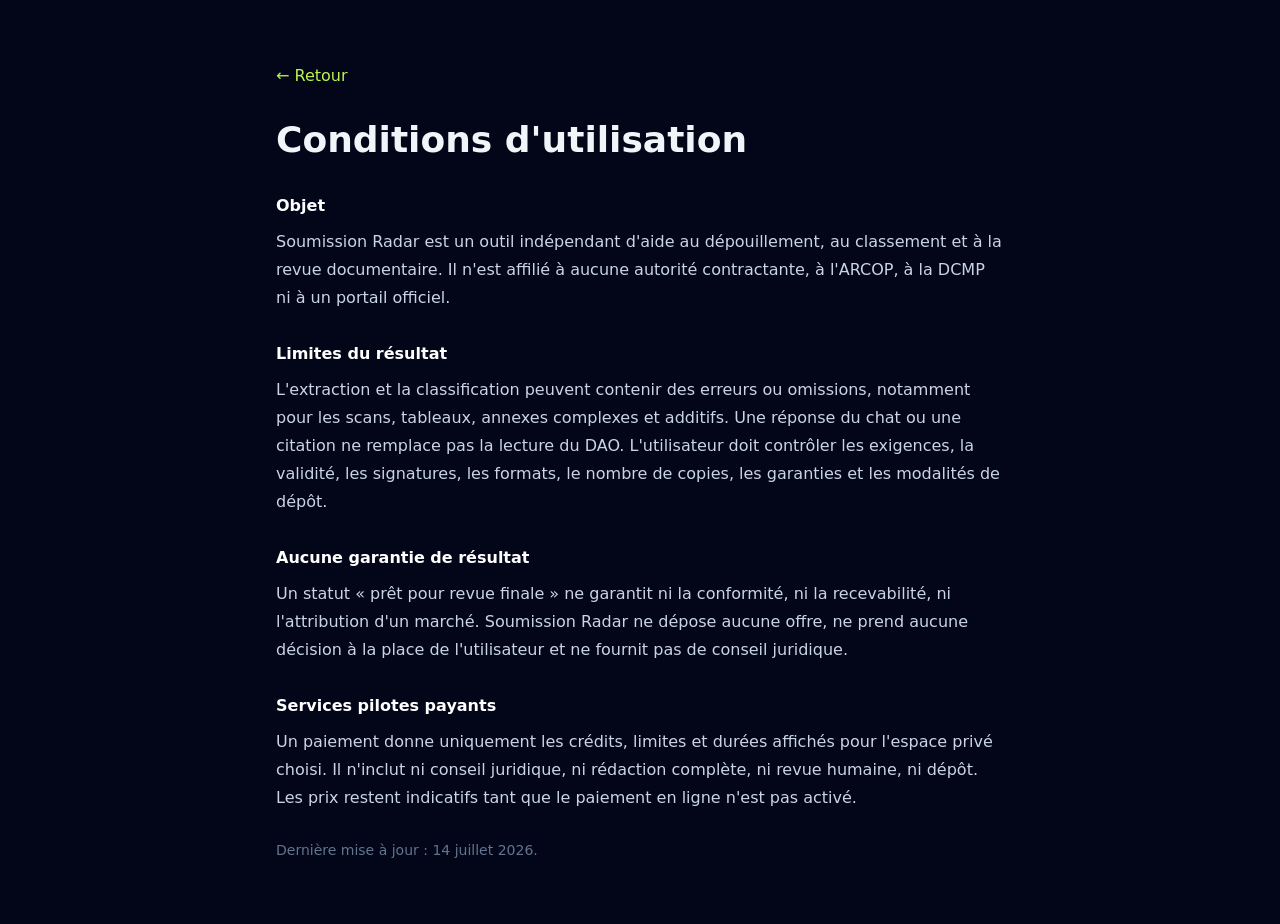
<file: conditions.html>
<!doctype html>
<html lang="fr"><head><meta charset="utf-8" /><meta name="viewport" content="width=device-width,initial-scale=1" /><meta name="robots" content="index,follow" /><title>Conditions — Soumission Radar</title><link rel="stylesheet" href="./assets/app.css" /></head>
<body class="bg-slate-950 text-slate-100"><main class="mx-auto max-w-3xl px-5 py-16"><a class="text-lime-300" href="./">← Retour</a><h1 class="mt-8 text-4xl font-black">Conditions d'utilisation</h1><div class="mt-8 space-y-7 leading-7 text-slate-300">
  <section><h2 class="font-black text-white">Objet</h2><p class="mt-2">Soumission Radar est un outil indépendant d'aide au dépouillement, au classement et à la revue documentaire. Il n'est affilié à aucune autorité contractante, à l'ARCOP, à la DCMP ni à un portail officiel.</p></section>
  <section><h2 class="font-black text-white">Limites du résultat</h2><p class="mt-2">L'extraction et la classification peuvent contenir des erreurs ou omissions, notamment pour les scans, tableaux, annexes complexes et additifs. Une réponse du chat ou une citation ne remplace pas la lecture du DAO. L'utilisateur doit contrôler les exigences, la validité, les signatures, les formats, le nombre de copies, les garanties et les modalités de dépôt.</p></section>
  <section><h2 class="font-black text-white">Aucune garantie de résultat</h2><p class="mt-2">Un statut « prêt pour revue finale » ne garantit ni la conformité, ni la recevabilité, ni l'attribution d'un marché. Soumission Radar ne dépose aucune offre, ne prend aucune décision à la place de l'utilisateur et ne fournit pas de conseil juridique.</p></section>
  <section><h2 class="font-black text-white">Services pilotes payants</h2><p class="mt-2">Un paiement donne uniquement les crédits, limites et durées affichés pour l'espace privé choisi. Il n'inclut ni conseil juridique, ni rédaction complète, ni revue humaine, ni dépôt. Les prix restent indicatifs tant que le paiement en ligne n'est pas activé.</p></section>
  <p class="text-sm text-slate-500">Dernière mise à jour : 14 juillet 2026.</p>
</div></main></body></html>
</file>
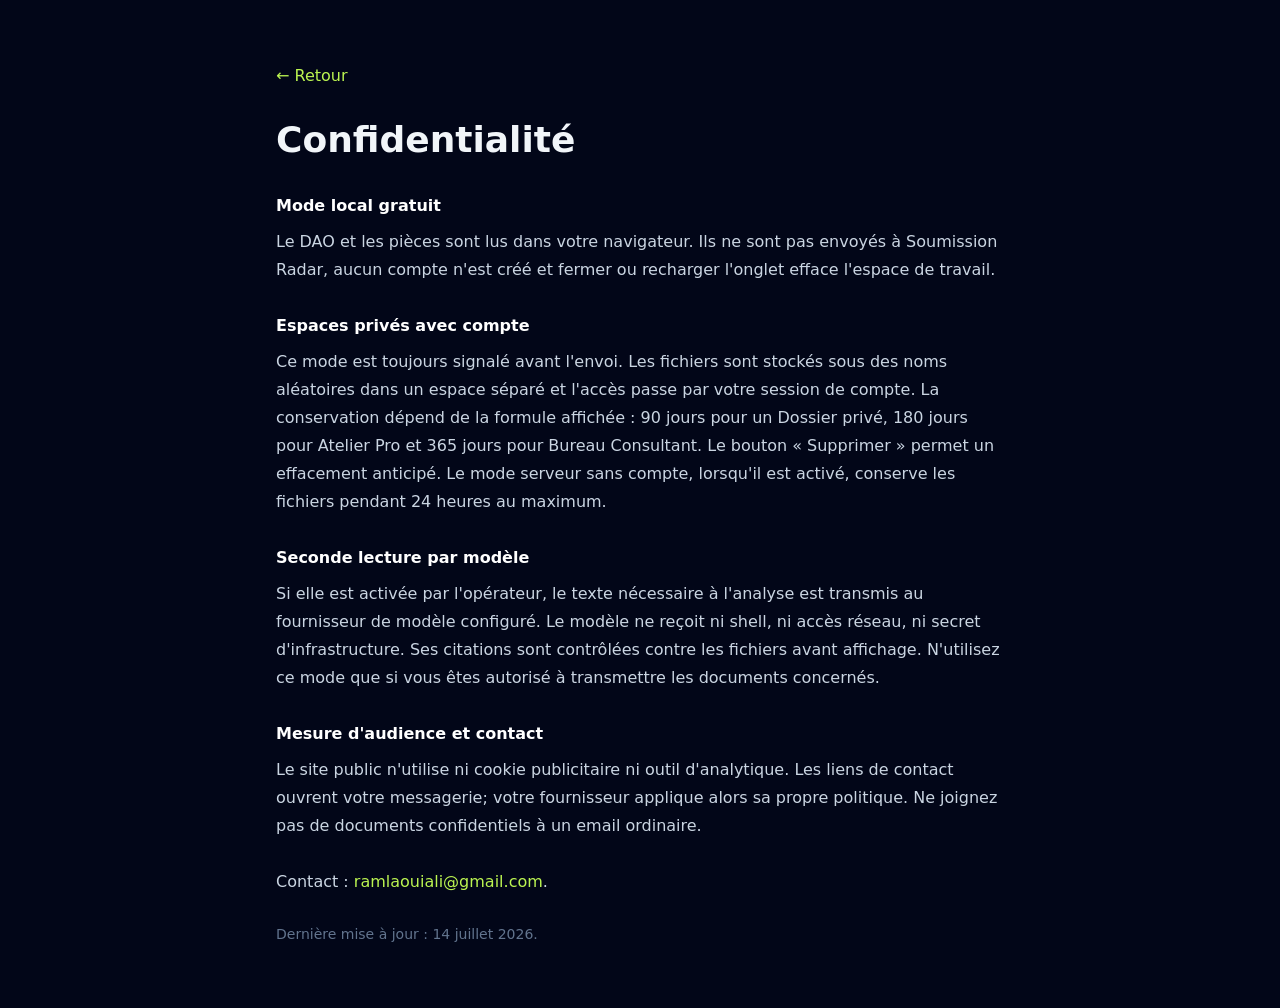
<file: confidentialite.html>
<!doctype html>
<html lang="fr"><head><meta charset="utf-8" /><meta name="viewport" content="width=device-width,initial-scale=1" /><meta name="robots" content="index,follow" /><title>Confidentialité — Soumission Radar</title><link rel="stylesheet" href="./assets/app.css" /></head>
<body class="bg-slate-950 text-slate-100"><main class="mx-auto max-w-3xl px-5 py-16"><a class="text-lime-300" href="./">← Retour</a><h1 class="mt-8 text-4xl font-black">Confidentialité</h1><div class="mt-8 space-y-7 leading-7 text-slate-300">
  <section><h2 class="font-black text-white">Mode local gratuit</h2><p class="mt-2">Le DAO et les pièces sont lus dans votre navigateur. Ils ne sont pas envoyés à Soumission Radar, aucun compte n'est créé et fermer ou recharger l'onglet efface l'espace de travail.</p></section>
  <section><h2 class="font-black text-white">Espaces privés avec compte</h2><p class="mt-2">Ce mode est toujours signalé avant l'envoi. Les fichiers sont stockés sous des noms aléatoires dans un espace séparé et l'accès passe par votre session de compte. La conservation dépend de la formule affichée : 90 jours pour un Dossier privé, 180 jours pour Atelier Pro et 365 jours pour Bureau Consultant. Le bouton « Supprimer » permet un effacement anticipé. Le mode serveur sans compte, lorsqu'il est activé, conserve les fichiers pendant 24 heures au maximum.</p></section>
  <section><h2 class="font-black text-white">Seconde lecture par modèle</h2><p class="mt-2">Si elle est activée par l'opérateur, le texte nécessaire à l'analyse est transmis au fournisseur de modèle configuré. Le modèle ne reçoit ni shell, ni accès réseau, ni secret d'infrastructure. Ses citations sont contrôlées contre les fichiers avant affichage. N'utilisez ce mode que si vous êtes autorisé à transmettre les documents concernés.</p></section>
  <section><h2 class="font-black text-white">Mesure d'audience et contact</h2><p class="mt-2">Le site public n'utilise ni cookie publicitaire ni outil d'analytique. Les liens de contact ouvrent votre messagerie; votre fournisseur applique alors sa propre politique. Ne joignez pas de documents confidentiels à un email ordinaire.</p></section>
  <p>Contact : <a class="text-lime-300" href="mailto:ramlaouiali@gmail.com">ramlaouiali@gmail.com</a>.</p><p class="text-sm text-slate-500">Dernière mise à jour : 14 juillet 2026.</p>
</div></main></body></html>
</file>
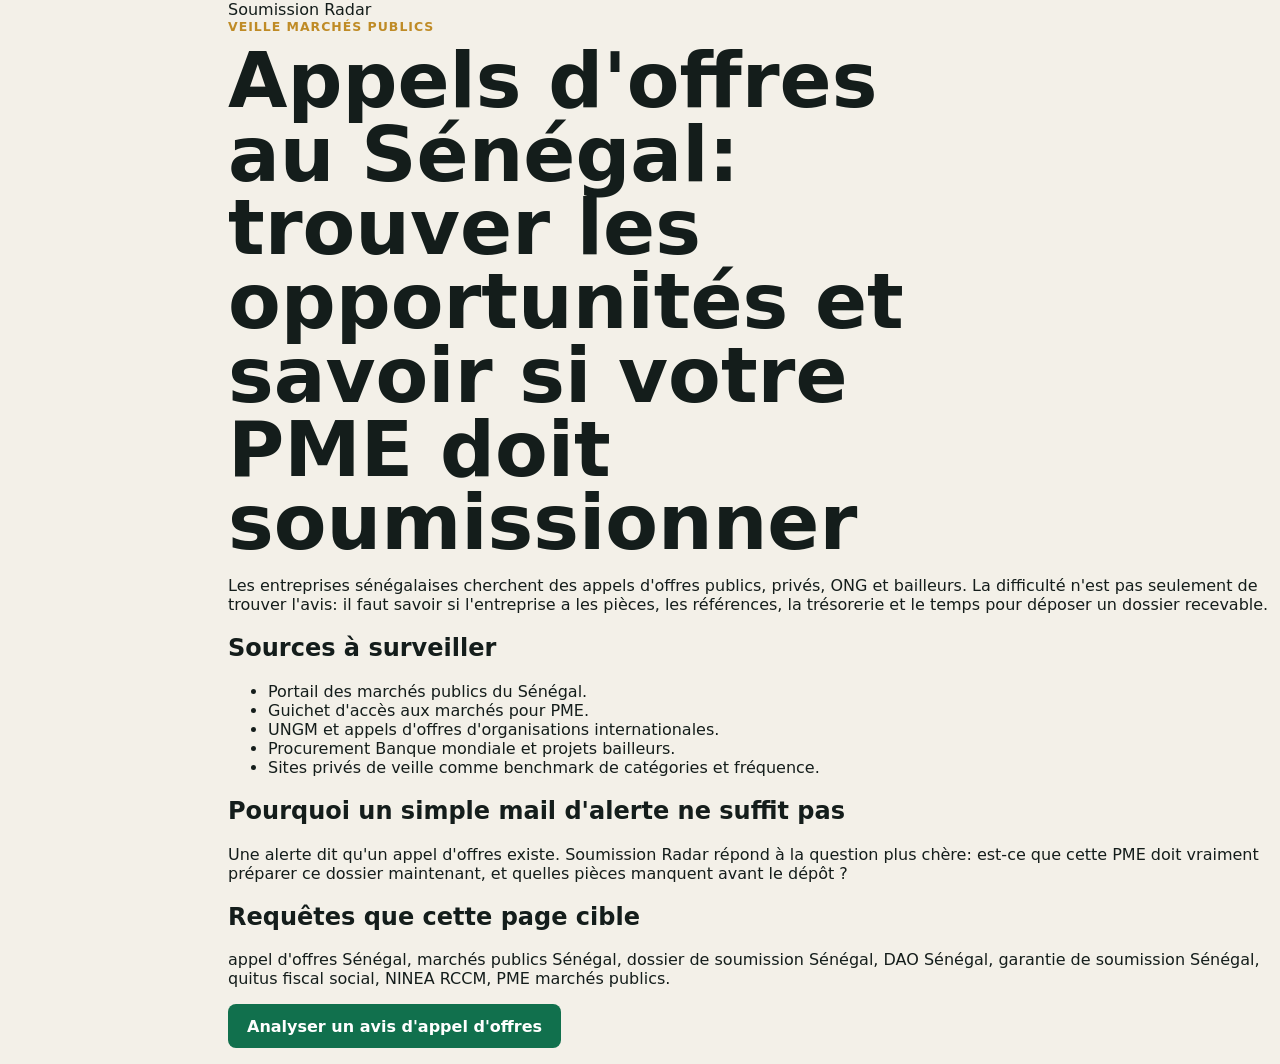
<file: seo/appels-offres-senegal.html>
<!doctype html>
<html lang="fr">
  <head>
    <meta charset="utf-8" />
    <meta name="viewport" content="width=device-width, initial-scale=1" />
    <title>Appels d'offres Sénégal: veille, marchés publics et préparation PME</title>
    <meta
      name="description"
      content="Veille appels d'offres au Sénégal pour PME: marchés publics, DAO, demandes de prix, avis à manifestation d'intérêt, documents de soumission et scoring bid/no-bid."
    />
    <meta name="robots" content="index,follow" />
    <link rel="canonical" href="https://ramlaoui.github.io/soumission-radar/seo/appels-offres-senegal.html" />
    <link rel="stylesheet" href="../research-dashboard.css" />
  </head>
  <body class="seo-page">
    <main class="seo-main">
      <a class="seo-back" href="../">Soumission Radar</a>
      <article class="seo-article">
        <p class="eyebrow">Veille marchés publics</p>
        <h1>Appels d'offres au Sénégal: trouver les opportunités et savoir si votre PME doit soumissionner</h1>
        <p>
          Les entreprises sénégalaises cherchent des appels d'offres publics,
          privés, ONG et bailleurs. La difficulté n'est pas seulement de trouver
          l'avis: il faut savoir si l'entreprise a les pièces, les références,
          la trésorerie et le temps pour déposer un dossier recevable.
        </p>

        <h2>Sources à surveiller</h2>
        <ul>
          <li>Portail des marchés publics du Sénégal.</li>
          <li>Guichet d'accès aux marchés pour PME.</li>
          <li>UNGM et appels d'offres d'organisations internationales.</li>
          <li>Procurement Banque mondiale et projets bailleurs.</li>
          <li>Sites privés de veille comme benchmark de catégories et fréquence.</li>
        </ul>

        <h2>Pourquoi un simple mail d'alerte ne suffit pas</h2>
        <p>
          Une alerte dit qu'un appel d'offres existe. Soumission Radar répond à
          la question plus chère: est-ce que cette PME doit vraiment préparer ce
          dossier maintenant, et quelles pièces manquent avant le dépôt ?
        </p>

        <h2>Requêtes que cette page cible</h2>
        <p>
          appel d'offres Sénégal, marchés publics Sénégal, dossier de soumission
          Sénégal, DAO Sénégal, garantie de soumission Sénégal, quitus fiscal
          social, NINEA RCCM, PME marchés publics.
        </p>

        <p>
          <a class="button button--primary" href="../#assistant">Analyser un avis d'appel d'offres</a>
        </p>
      </article>
    </main>
  </body>
</html>
</file>
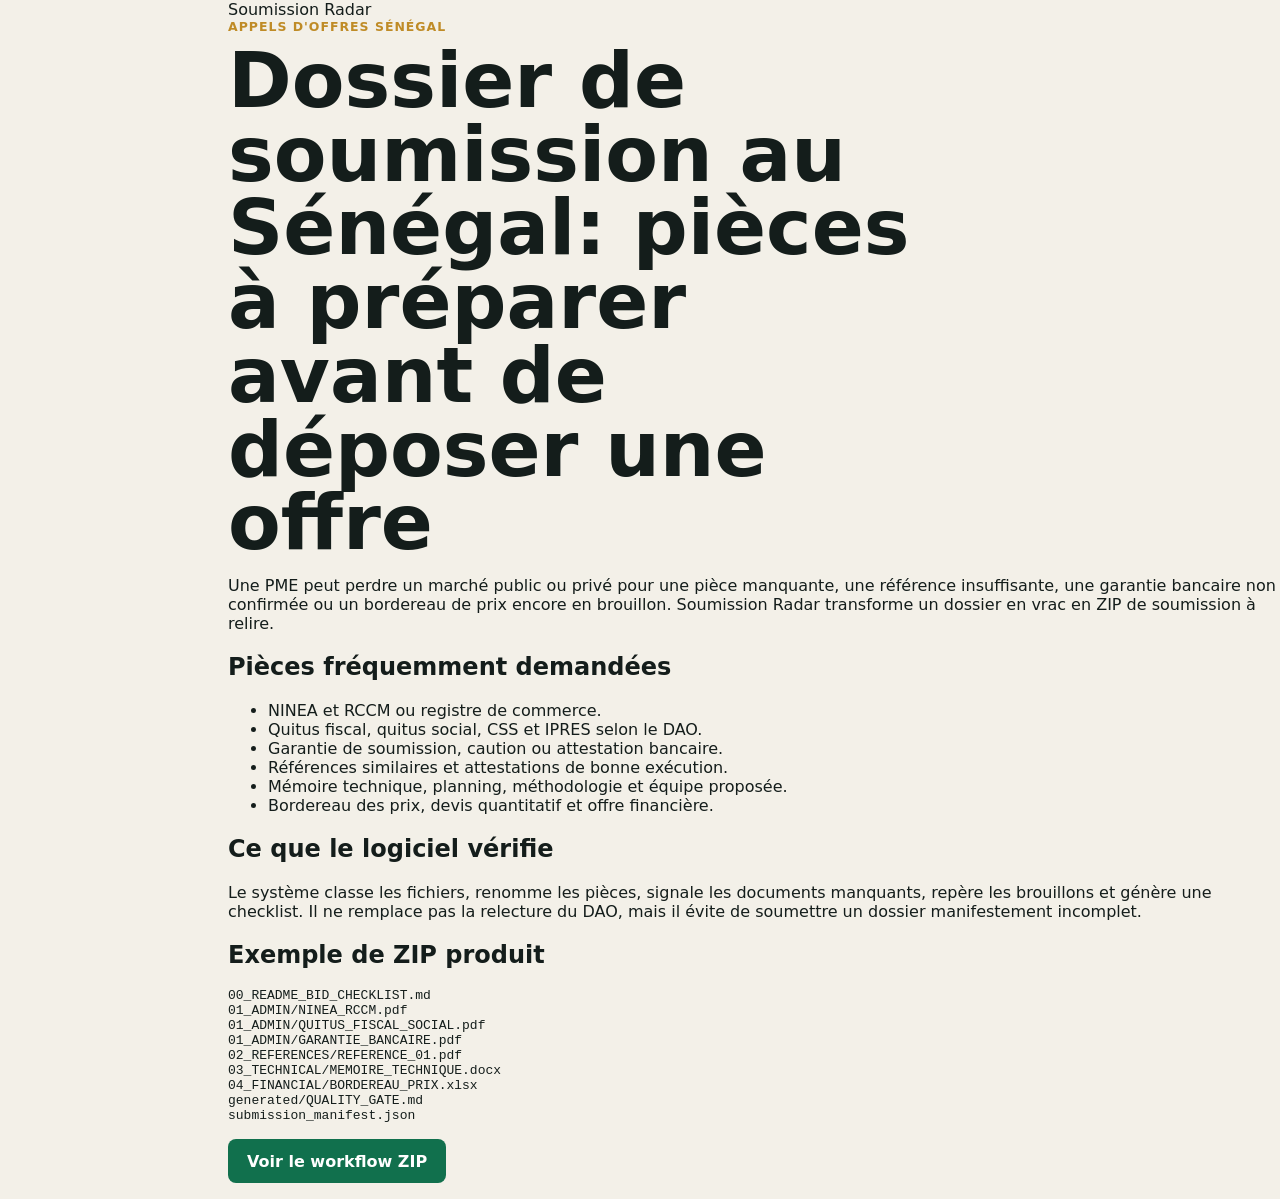
<file: seo/dossier-soumission-senegal.html>
<!doctype html>
<html lang="fr">
  <head>
    <meta charset="utf-8" />
    <meta name="viewport" content="width=device-width, initial-scale=1" />
    <title>Dossier de soumission Sénégal: pièces, checklist et ZIP d'appel d'offres</title>
    <meta
      name="description"
      content="Préparer un dossier de soumission au Sénégal: NINEA/RCCM, quitus fiscal et social, garantie bancaire, références similaires, mémoire technique, bordereau de prix et contrôle qualité."
    />
    <meta name="robots" content="index,follow" />
    <link rel="canonical" href="https://ramlaoui.github.io/soumission-radar/seo/dossier-soumission-senegal.html" />
    <link rel="stylesheet" href="../research-dashboard.css" />
    <script type="application/ld+json">
      {
        "@context": "https://schema.org",
        "@type": "FAQPage",
        "mainEntity": [
          {
            "@type": "Question",
            "name": "Quelles pièces faut-il préparer pour un appel d'offres au Sénégal ?",
            "acceptedAnswer": {
              "@type": "Answer",
              "text": "Les pièces dépendent du DAO, mais les dossiers demandent souvent NINEA/RCCM, quitus fiscal et social, garantie ou caution bancaire, références similaires, mémoire technique et bordereau de prix."
            }
          },
          {
            "@type": "Question",
            "name": "Soumission Radar peut-il garantir l'attribution d'un marché ?",
            "acceptedAnswer": {
              "@type": "Answer",
              "text": "Non. Le service aide à organiser, vérifier et relire le dossier avant soumission. La décision appartient toujours à l'autorité contractante."
            }
          }
        ]
      }
    </script>
  </head>
  <body class="seo-page">
    <main class="seo-main">
      <a class="seo-back" href="../">Soumission Radar</a>
      <article class="seo-article">
        <p class="eyebrow">Appels d'offres Sénégal</p>
        <h1>Dossier de soumission au Sénégal: pièces à préparer avant de déposer une offre</h1>
        <p>
          Une PME peut perdre un marché public ou privé pour une pièce manquante,
          une référence insuffisante, une garantie bancaire non confirmée ou un
          bordereau de prix encore en brouillon. Soumission Radar transforme un
          dossier en vrac en ZIP de soumission à relire.
        </p>

        <h2>Pièces fréquemment demandées</h2>
        <ul>
          <li>NINEA et RCCM ou registre de commerce.</li>
          <li>Quitus fiscal, quitus social, CSS et IPRES selon le DAO.</li>
          <li>Garantie de soumission, caution ou attestation bancaire.</li>
          <li>Références similaires et attestations de bonne exécution.</li>
          <li>Mémoire technique, planning, méthodologie et équipe proposée.</li>
          <li>Bordereau des prix, devis quantitatif et offre financière.</li>
        </ul>

        <h2>Ce que le logiciel vérifie</h2>
        <p>
          Le système classe les fichiers, renomme les pièces, signale les
          documents manquants, repère les brouillons et génère une checklist.
          Il ne remplace pas la relecture du DAO, mais il évite de soumettre un
          dossier manifestement incomplet.
        </p>

        <h2>Exemple de ZIP produit</h2>
        <pre><code>00_README_BID_CHECKLIST.md
01_ADMIN/NINEA_RCCM.pdf
01_ADMIN/QUITUS_FISCAL_SOCIAL.pdf
01_ADMIN/GARANTIE_BANCAIRE.pdf
02_REFERENCES/REFERENCE_01.pdf
03_TECHNICAL/MEMOIRE_TECHNIQUE.docx
04_FINANCIAL/BORDEREAU_PRIX.xlsx
generated/QUALITY_GATE.md
submission_manifest.json</code></pre>

        <p>
          <a class="button button--primary" href="../#package">Voir le workflow ZIP</a>
        </p>
      </article>
    </main>
  </body>
</html>
</file>
<file: research-dashboard.css>
:root {
  --ink: #141d1b;
  --muted: #5b6663;
  --line: #d8dedb;
  --paper: #f3f0e8;
  --surface: #fffdf8;
  --green: #11704d;
  --blue: #234f8f;
  --red: #bd4a3a;
  --gold: #bf8b26;
  --sidebar: #16231f;
  --shadow: 0 16px 45px rgba(20, 29, 27, 0.12);
}

* {
  box-sizing: border-box;
}

html {
  scroll-behavior: smooth;
}

body {
  margin: 0;
  color: var(--ink);
  background: var(--paper);
  font-family: Inter, ui-sans-serif, system-ui, -apple-system, BlinkMacSystemFont, "Segoe UI", sans-serif;
}

a {
  color: inherit;
  text-decoration: none;
}

.sidebar {
  position: fixed;
  inset: 0 auto 0 0;
  z-index: 3;
  display: flex;
  flex-direction: column;
  gap: 34px;
  width: 228px;
  padding: 24px 20px;
  color: #fff;
  background: var(--sidebar);
}

.brand {
  font-weight: 900;
  letter-spacing: 0;
}

.sidebar nav {
  display: grid;
  gap: 10px;
}

.sidebar nav a {
  border-radius: 8px;
  padding: 10px 12px;
  color: rgba(255, 255, 255, 0.78);
}

.sidebar nav a:hover {
  background: rgba(255, 255, 255, 0.08);
}

main {
  margin-left: 228px;
}

.app-shell,
.section {
  width: min(1180px, calc(100% - 36px));
  margin: 0 auto;
}

.app-shell {
  padding: 24px 0 72px;
}

.hero-strip {
  position: relative;
  min-height: 430px;
  overflow: hidden;
  border-radius: 8px;
  color: #fff;
  background: #1c2b27;
  box-shadow: var(--shadow);
}

.hero-strip img {
  position: absolute;
  inset: 0;
  width: 100%;
  height: 100%;
  object-fit: cover;
  opacity: 0.72;
}

.hero-strip::after {
  content: "";
  position: absolute;
  inset: 0;
  background: linear-gradient(90deg, rgba(16, 26, 23, 0.92), rgba(16, 26, 23, 0.54) 50%, rgba(16, 26, 23, 0.08));
}

.hero-strip__copy {
  position: relative;
  z-index: 1;
  max-width: 710px;
  padding: clamp(36px, 7vw, 72px);
}

.eyebrow {
  margin: 0 0 10px;
  color: var(--gold);
  font-size: 0.78rem;
  font-weight: 900;
  letter-spacing: 0.08em;
  text-transform: uppercase;
}

h1,
h2,
h3,
p {
  letter-spacing: 0;
}

h1 {
  margin: 0;
  max-width: 690px;
  font-size: clamp(2.45rem, 6vw, 5.2rem);
  line-height: 0.96;
}

.hero-strip p:not(.eyebrow) {
  max-width: 610px;
  color: rgba(255, 255, 255, 0.86);
  font-size: 1.12rem;
  line-height: 1.55;
}

.metrics {
  display: grid;
  grid-template-columns: repeat(4, 1fr);
  gap: 1px;
  margin: -42px 28px 26px;
  border: 1px solid var(--line);
  background: var(--line);
  position: relative;
  z-index: 2;
  box-shadow: var(--shadow);
}

.metrics article {
  display: grid;
  gap: 8px;
  padding: 22px;
  background: var(--surface);
}

.metrics strong {
  font-size: clamp(1.45rem, 3vw, 2.1rem);
}

.metrics span {
  color: var(--muted);
  line-height: 1.35;
}

.workspace {
  display: grid;
  grid-template-columns: 330px minmax(0, 1fr);
  gap: 18px;
  align-items: start;
}

.panel,
.arr-card,
.loop,
.research-grid article {
  border: 1px solid var(--line);
  border-radius: 8px;
  background: var(--surface);
  box-shadow: 0 9px 28px rgba(20, 29, 27, 0.07);
}

.controls {
  display: grid;
  gap: 18px;
  padding: 18px;
}

label,
fieldset {
  display: grid;
  gap: 8px;
  border: 0;
  margin: 0;
  padding: 0;
  color: var(--muted);
  font-weight: 800;
  font-size: 0.9rem;
}

legend {
  color: var(--muted);
  font-weight: 900;
}

.check {
  display: flex;
  align-items: center;
  gap: 8px;
  color: var(--ink);
  font-weight: 750;
}

input,
select {
  min-height: 42px;
  border: 1px solid var(--line);
  border-radius: 8px;
  padding: 0 12px;
  color: var(--ink);
  background: #fff;
  font: inherit;
}

input[type="range"] {
  accent-color: var(--green);
  padding: 0;
}

.value {
  color: var(--green);
  font-weight: 900;
}

.button {
  display: inline-flex;
  align-items: center;
  justify-content: center;
  min-height: 44px;
  border: 1px solid transparent;
  border-radius: 8px;
  padding: 0 18px;
  color: #fff;
  background: var(--green);
  font: inherit;
  font-weight: 900;
  cursor: pointer;
}

.results {
  padding: 18px;
}

.section-head {
  display: flex;
  justify-content: space-between;
  align-items: start;
  gap: 16px;
  margin-bottom: 16px;
}

.section-head h2 {
  margin: 0;
  font-size: clamp(1.85rem, 4vw, 3.1rem);
  line-height: 1;
}

.section-head--text {
  display: block;
  max-width: 780px;
}

.section-head--text p:not(.eyebrow) {
  color: var(--muted);
  line-height: 1.6;
}

.section-head--spaced {
  margin-top: 34px;
}

.pill {
  border: 1px solid rgba(17, 112, 77, 0.24);
  border-radius: 999px;
  padding: 8px 12px;
  color: var(--green);
  background: rgba(17, 112, 77, 0.08);
  font-size: 0.86rem;
  font-weight: 900;
  white-space: nowrap;
}

.tender-list,
.arr-grid,
.loop-grid,
.research-grid,
.source-grid,
.role-grid,
.package-grid,
.value-grid {
  display: grid;
  gap: 12px;
}

.tender {
  display: grid;
  grid-template-columns: minmax(0, 1fr) 160px;
  gap: 16px;
  border: 1px solid var(--line);
  border-radius: 8px;
  padding: 16px;
  background: #fff;
}

.tender h3,
.arr-card h3,
.loop h3,
.research-grid h3 {
  margin: 0;
}

.tender p,
.arr-card p,
.loop p,
.research-grid p {
  margin: 8px 0 0;
  color: var(--muted);
  line-height: 1.5;
}

.tags {
  display: flex;
  flex-wrap: wrap;
  gap: 7px;
  margin-top: 10px;
}

.tag {
  border-radius: 999px;
  padding: 5px 8px;
  color: #243b34;
  background: #e7efeb;
  font-size: 0.78rem;
  font-weight: 850;
}

.score {
  display: grid;
  justify-items: end;
  align-content: start;
  gap: 7px;
}

.score strong {
  color: var(--green);
  font-size: 1.7rem;
}

.section {
  padding: 24px 0 72px;
}

.assistant-grid {
  display: grid;
  grid-template-columns: 420px minmax(0, 1fr);
  gap: 18px;
}

.package-grid {
  grid-template-columns: repeat(2, minmax(0, 1fr));
}

.package-column {
  border: 1px solid var(--line);
  border-radius: 8px;
  padding: 18px;
  background: var(--surface);
  box-shadow: 0 9px 28px rgba(20, 29, 27, 0.07);
}

.value-grid {
  grid-template-columns: repeat(4, minmax(0, 1fr));
}

.value-card {
  border: 1px solid var(--line);
  border-radius: 8px;
  padding: 18px;
  background: var(--surface);
  box-shadow: 0 9px 28px rgba(20, 29, 27, 0.07);
}

.value-card strong {
  color: var(--green);
  font-size: 1.45rem;
}

.value-card h3 {
  margin: 10px 0 0;
}

.value-card p {
  color: var(--muted);
  line-height: 1.5;
}

.package-column ul {
  display: grid;
  gap: 8px;
  margin: 14px 0 0;
  padding-left: 20px;
  color: var(--muted);
  line-height: 1.45;
}

.assistant-input,
.assistant-output {
  padding: 18px;
}

textarea {
  width: 100%;
  resize: vertical;
  border: 1px solid var(--line);
  border-radius: 8px;
  padding: 12px;
  color: var(--ink);
  font: inherit;
  line-height: 1.5;
}

.connector-note {
  margin: 12px 0 0;
  color: var(--muted);
  font-size: 0.88rem;
  line-height: 1.5;
}

.assistant-facts {
  display: grid;
  grid-template-columns: repeat(2, minmax(0, 1fr));
  gap: 8px;
  margin: 14px 0;
}

.assistant-facts span {
  border: 1px solid var(--line);
  border-radius: 8px;
  padding: 10px;
  background: #fff;
}

.assistant-output h4 {
  margin: 18px 0 8px;
}

.assistant-output ul {
  margin: 0;
  padding-left: 20px;
  color: var(--muted);
  line-height: 1.55;
}

.arr-grid {
  grid-template-columns: repeat(3, minmax(0, 1fr));
}

.arr-card,
.loop,
.source-card,
.role-card,
.research-grid article {
  padding: 18px;
}

.source-grid {
  grid-template-columns: repeat(3, minmax(0, 1fr));
}

.source-card,
.role-card {
  border: 1px solid var(--line);
  border-radius: 8px;
  background: var(--surface);
  box-shadow: 0 9px 28px rgba(20, 29, 27, 0.07);
}

.source-card dl {
  display: grid;
  gap: 10px;
  margin: 14px 0;
}

.source-card dt {
  color: var(--ink);
  font-weight: 900;
}

.source-card dd {
  margin: 4px 0 0;
  color: var(--muted);
  line-height: 1.45;
}

.source-card a {
  color: var(--green);
  font-weight: 900;
}

.arr-card__metrics,
.loop dl {
  display: grid;
  gap: 8px;
  margin: 16px 0 0;
}

.arr-card__metrics span {
  display: flex;
  justify-content: space-between;
  gap: 12px;
  border-top: 1px solid var(--line);
  padding-top: 8px;
  color: var(--muted);
}

.arr-card__metrics strong {
  color: var(--green);
}

.loop-grid {
  grid-template-columns: repeat(4, minmax(0, 1fr));
}

.role-grid {
  grid-template-columns: repeat(4, minmax(0, 1fr));
}

.role-card strong {
  color: var(--ink);
}

.loop__status {
  display: inline-flex;
  width: fit-content;
  border-radius: 999px;
  padding: 5px 8px;
  color: #fff;
  background: var(--blue);
  font-size: 0.74rem;
  font-weight: 900;
  text-transform: uppercase;
}

.loop--passing .loop__status {
  background: var(--green);
}

.loop--watch .loop__status {
  background: var(--gold);
}

.loop dt {
  color: var(--ink);
  font-weight: 900;
}

.loop dd {
  margin: 4px 0 0;
  color: var(--muted);
  line-height: 1.45;
}

.research-grid {
  grid-template-columns: repeat(3, minmax(0, 1fr));
}

@media (max-width: 980px) {
  .sidebar {
    position: static;
    width: 100%;
    flex-direction: row;
    justify-content: space-between;
    align-items: center;
  }

  .sidebar nav {
    display: flex;
    flex-wrap: wrap;
  }

  main {
    margin-left: 0;
  }

  .metrics,
  .workspace,
  .assistant-grid,
  .package-grid,
  .value-grid,
  .source-grid,
  .arr-grid,
  .loop-grid,
  .role-grid,
  .research-grid {
    grid-template-columns: 1fr;
  }
}

@media (max-width: 620px) {
  .app-shell,
  .section {
    width: min(100% - 24px, 1180px);
  }

  .hero-strip {
    min-height: 540px;
  }

  .hero-strip__copy {
    padding: 28px;
  }

  h1 {
    font-size: 2.4rem;
  }

  .metrics {
    margin: -28px 12px 22px;
  }

  .tender {
    grid-template-columns: 1fr;
  }

  .score {
    justify-items: start;
  }
}
</file>
<file: assets/app.css>
/*! tailwindcss v4.3.2 | MIT License | https://tailwindcss.com */
@layer properties{@supports (((-webkit-hyphens:none)) and (not (margin-trim:inline))) or ((-moz-orient:inline) and (not (color:rgb(from red r g b)))){*,:before,:after,::backdrop{--tw-rotate-x:initial;--tw-rotate-y:initial;--tw-rotate-z:initial;--tw-skew-x:initial;--tw-skew-y:initial;--tw-space-y-reverse:0;--tw-divide-y-reverse:0;--tw-border-style:solid;--tw-leading:initial;--tw-font-weight:initial;--tw-tracking:initial;--tw-shadow:0 0 #0000;--tw-shadow-color:initial;--tw-shadow-alpha:100%;--tw-inset-shadow:0 0 #0000;--tw-inset-shadow-color:initial;--tw-inset-shadow-alpha:100%;--tw-ring-color:initial;--tw-ring-shadow:0 0 #0000;--tw-inset-ring-color:initial;--tw-inset-ring-shadow:0 0 #0000;--tw-ring-inset:initial;--tw-ring-offset-width:0px;--tw-ring-offset-color:#fff;--tw-ring-offset-shadow:0 0 #0000;--tw-outline-style:solid;--tw-blur:initial;--tw-brightness:initial;--tw-contrast:initial;--tw-grayscale:initial;--tw-hue-rotate:initial;--tw-invert:initial;--tw-opacity:initial;--tw-saturate:initial;--tw-sepia:initial;--tw-drop-shadow:initial;--tw-drop-shadow-color:initial;--tw-drop-shadow-alpha:100%;--tw-drop-shadow-size:initial;--tw-backdrop-blur:initial;--tw-backdrop-brightness:initial;--tw-backdrop-contrast:initial;--tw-backdrop-grayscale:initial;--tw-backdrop-hue-rotate:initial;--tw-backdrop-invert:initial;--tw-backdrop-opacity:initial;--tw-backdrop-saturate:initial;--tw-backdrop-sepia:initial;--tw-translate-x:0;--tw-translate-y:0;--tw-translate-z:0}}}@layer theme{:root,:host{--font-sans:ui-sans-serif, system-ui, sans-serif, "Apple Color Emoji", "Segoe UI Emoji", "Segoe UI Symbol", "Noto Color Emoji";--font-mono:ui-monospace, SFMono-Regular, Menlo, Monaco, Consolas, "Liberation Mono", "Courier New", monospace;--color-amber-50:oklch(98.7% .022 95.277);--color-amber-100:oklch(96.2% .059 95.617);--color-amber-200:oklch(92.4% .12 95.746);--color-amber-300:oklch(87.9% .169 91.605);--color-amber-500:oklch(76.9% .188 70.08);--color-amber-700:oklch(55.5% .163 48.998);--color-amber-800:oklch(47.3% .137 46.201);--color-amber-900:oklch(41.4% .112 45.904);--color-lime-200:oklch(93.8% .127 124.321);--color-lime-300:oklch(89.7% .196 126.665);--color-emerald-50:oklch(97.9% .021 166.113);--color-emerald-100:oklch(95% .052 163.051);--color-emerald-200:oklch(90.5% .093 164.15);--color-emerald-300:oklch(84.5% .143 164.978);--color-emerald-500:oklch(69.6% .17 162.48);--color-emerald-600:oklch(59.6% .145 163.225);--color-emerald-700:oklch(50.8% .118 165.612);--color-emerald-800:oklch(43.2% .095 166.913);--color-emerald-900:oklch(37.8% .077 168.94);--color-blue-100:oklch(93.2% .032 255.585);--color-blue-200:oklch(88.2% .059 254.128);--color-blue-300:oklch(80.9% .105 251.813);--color-blue-700:oklch(48.8% .243 264.376);--color-blue-800:oklch(42.4% .199 265.638);--color-blue-900:oklch(37.9% .146 265.522);--color-violet-700:oklch(49.1% .27 292.581);--color-rose-50:oklch(96.9% .015 12.422);--color-rose-100:oklch(94.1% .03 12.58);--color-rose-200:oklch(89.2% .058 10.001);--color-rose-300:oklch(81% .117 11.638);--color-rose-400:oklch(71.2% .194 13.428);--color-rose-500:oklch(64.5% .246 16.439);--color-rose-700:oklch(51.4% .222 16.935);--color-rose-800:oklch(45.5% .188 13.697);--color-rose-900:oklch(41% .159 10.272);--color-slate-50:oklch(98.4% .003 247.858);--color-slate-100:oklch(96.8% .007 247.896);--color-slate-200:oklch(92.9% .013 255.508);--color-slate-300:oklch(86.9% .022 252.894);--color-slate-400:oklch(70.4% .04 256.788);--color-slate-500:oklch(55.4% .046 257.417);--color-slate-600:oklch(44.6% .043 257.281);--color-slate-700:oklch(37.2% .044 257.287);--color-slate-900:oklch(20.8% .042 265.755);--color-slate-950:oklch(12.9% .042 264.695);--color-black:#000;--color-white:#fff;--spacing:.25rem;--container-sm:24rem;--container-lg:32rem;--container-xl:36rem;--container-2xl:42rem;--container-3xl:48rem;--container-4xl:56rem;--container-6xl:72rem;--container-7xl:80rem;--text-xs:.75rem;--text-xs--line-height:calc(1 / .75);--text-sm:.875rem;--text-sm--line-height:calc(1.25 / .875);--text-base:1rem;--text-base--line-height:calc(1.5 / 1);--text-lg:1.125rem;--text-lg--line-height:calc(1.75 / 1.125);--text-xl:1.25rem;--text-xl--line-height:calc(1.75 / 1.25);--text-2xl:1.5rem;--text-2xl--line-height:calc(2 / 1.5);--text-3xl:1.875rem;--text-3xl--line-height:calc(2.25 / 1.875);--text-4xl:2.25rem;--text-4xl--line-height:calc(2.5 / 2.25);--text-5xl:3rem;--text-5xl--line-height:1;--text-6xl:3.75rem;--text-6xl--line-height:1;--text-7xl:4.5rem;--text-7xl--line-height:1;--font-weight-normal:400;--font-weight-semibold:600;--font-weight-bold:700;--font-weight-black:900;--tracking-tight:-.025em;--tracking-wide:.025em;--radius-sm:.25rem;--radius-lg:.5rem;--radius-xl:.75rem;--radius-2xl:1rem;--radius-3xl:1.5rem;--blur-xl:24px;--blur-3xl:64px;--default-transition-duration:.15s;--default-transition-timing-function:cubic-bezier(.4, 0, .2, 1);--default-font-family:var(--font-sans);--default-mono-font-family:var(--font-mono)}}@layer base{*,:after,:before,::backdrop{box-sizing:border-box;border:0 solid;margin:0;padding:0}::file-selector-button{box-sizing:border-box;border:0 solid;margin:0;padding:0}html,:host{-webkit-text-size-adjust:100%;tab-size:4;line-height:1.5;font-family:var(--default-font-family,ui-sans-serif, system-ui, sans-serif, "Apple Color Emoji", "Segoe UI Emoji", "Segoe UI Symbol", "Noto Color Emoji");font-feature-settings:var(--default-font-feature-settings,normal);font-variation-settings:var(--default-font-variation-settings,normal);-webkit-tap-highlight-color:transparent}hr{height:0;color:inherit;border-top-width:1px}abbr:where([title]){-webkit-text-decoration:underline dotted;text-decoration:underline dotted}h1,h2,h3,h4,h5,h6{font-size:inherit;font-weight:inherit}a{color:inherit;-webkit-text-decoration:inherit;-webkit-text-decoration:inherit;-webkit-text-decoration:inherit;text-decoration:inherit}b,strong{font-weight:bolder}code,kbd,samp,pre{font-family:var(--default-mono-font-family,ui-monospace, SFMono-Regular, Menlo, Monaco, Consolas, "Liberation Mono", "Courier New", monospace);font-feature-settings:var(--default-mono-font-feature-settings,normal);font-variation-settings:var(--default-mono-font-variation-settings,normal);font-size:1em}small{font-size:80%}sub,sup{vertical-align:baseline;font-size:75%;line-height:0;position:relative}sub{bottom:-.25em}sup{top:-.5em}table{text-indent:0;border-color:inherit;border-collapse:collapse}:-moz-focusring{outline:auto}progress{vertical-align:baseline}summary{display:list-item}ol,ul,menu{list-style:none}img,svg,video,canvas,audio,iframe,embed,object{vertical-align:middle;display:block}img,video{max-width:100%;height:auto}button,input,select,optgroup,textarea{font:inherit;font-feature-settings:inherit;font-variation-settings:inherit;letter-spacing:inherit;color:inherit;opacity:1;background-color:#0000;border-radius:0}::file-selector-button{font:inherit;font-feature-settings:inherit;font-variation-settings:inherit;letter-spacing:inherit;color:inherit;opacity:1;background-color:#0000;border-radius:0}:where(select:is([multiple],[size])) optgroup{font-weight:bolder}:where(select:is([multiple],[size])) optgroup option{padding-inline-start:20px}::file-selector-button{margin-inline-end:4px}::placeholder{opacity:1}@supports (not ((-webkit-appearance:-apple-pay-button))) or (contain-intrinsic-size:1px){::placeholder{color:currentColor}@supports (color:color-mix(in lab, red, red)){::placeholder{color:color-mix(in oklab, currentcolor 50%, transparent)}}}textarea{resize:vertical}::-webkit-search-decoration{-webkit-appearance:none}::-webkit-date-and-time-value{min-height:1lh;text-align:inherit}::-webkit-datetime-edit{display:inline-flex}::-webkit-datetime-edit-fields-wrapper{padding:0}::-webkit-datetime-edit{padding-block:0}::-webkit-datetime-edit-year-field{padding-block:0}::-webkit-datetime-edit-month-field{padding-block:0}::-webkit-datetime-edit-day-field{padding-block:0}::-webkit-datetime-edit-hour-field{padding-block:0}::-webkit-datetime-edit-minute-field{padding-block:0}::-webkit-datetime-edit-second-field{padding-block:0}::-webkit-datetime-edit-millisecond-field{padding-block:0}::-webkit-datetime-edit-meridiem-field{padding-block:0}::-webkit-calendar-picker-indicator{line-height:1}:-moz-ui-invalid{box-shadow:none}button,input:where([type=button],[type=reset],[type=submit]){appearance:button}::file-selector-button{appearance:button}::-webkit-inner-spin-button{height:auto}::-webkit-outer-spin-button{height:auto}[hidden]:where(:not([hidden=until-found])){display:none!important}}@layer components;@layer utilities{.pointer-events-none{pointer-events:none}.invisible{visibility:hidden}.visible{visibility:visible}.sr-only{clip-path:inset(50%);white-space:nowrap;border-width:0;width:1px;height:1px;margin:-1px;padding:0;position:absolute;overflow:hidden}.absolute{position:absolute}.fixed{position:fixed}.relative{position:relative}.static{position:static}.sticky{position:sticky}.-inset-3{inset:calc(var(--spacing) * -3)}.-top-56{top:calc(var(--spacing) * -56)}.top-0{top:0}.top-5{top:calc(var(--spacing) * 5)}.-right-40{right:calc(var(--spacing) * -40)}.right-5{right:calc(var(--spacing) * 5)}.isolate{isolation:isolate}.z-10{z-index:10}.z-40{z-index:40}.container{width:100%}@media (min-width:40rem){.container{max-width:40rem}}@media (min-width:48rem){.container{max-width:48rem}}@media (min-width:64rem){.container{max-width:64rem}}@media (min-width:80rem){.container{max-width:80rem}}@media (min-width:96rem){.container{max-width:96rem}}.mx-auto{margin-inline:auto}.mt-0\.5{margin-top:calc(var(--spacing) * .5)}.mt-1{margin-top:var(--spacing)}.mt-1\.5{margin-top:calc(var(--spacing) * 1.5)}.mt-2{margin-top:calc(var(--spacing) * 2)}.mt-3{margin-top:calc(var(--spacing) * 3)}.mt-4{margin-top:calc(var(--spacing) * 4)}.mt-5{margin-top:calc(var(--spacing) * 5)}.mt-6{margin-top:calc(var(--spacing) * 6)}.mt-7{margin-top:calc(var(--spacing) * 7)}.mt-8{margin-top:calc(var(--spacing) * 8)}.mt-9{margin-top:calc(var(--spacing) * 9)}.mt-12{margin-top:calc(var(--spacing) * 12)}.mr-4{margin-right:calc(var(--spacing) * 4)}.mr-8{margin-right:calc(var(--spacing) * 8)}.mb-3{margin-bottom:calc(var(--spacing) * 3)}.mb-5{margin-bottom:calc(var(--spacing) * 5)}.ml-8{margin-left:calc(var(--spacing) * 8)}.block{display:block}.contents{display:contents}.flex{display:flex}.grid{display:grid}.hidden{display:none}.inline{display:inline}.inline-flex{display:inline-flex}.table{display:table}.table-cell{display:table-cell}.size-2{width:calc(var(--spacing) * 2);height:calc(var(--spacing) * 2)}.size-2\.5{width:calc(var(--spacing) * 2.5);height:calc(var(--spacing) * 2.5)}.size-4{width:calc(var(--spacing) * 4);height:calc(var(--spacing) * 4)}.size-7{width:calc(var(--spacing) * 7);height:calc(var(--spacing) * 7)}.size-9{width:calc(var(--spacing) * 9);height:calc(var(--spacing) * 9)}.size-10{width:calc(var(--spacing) * 10);height:calc(var(--spacing) * 10)}.size-12{width:calc(var(--spacing) * 12);height:calc(var(--spacing) * 12)}.size-\[36rem\]{width:36rem;height:36rem}.h-2{height:calc(var(--spacing) * 2)}.h-\[42rem\]{height:42rem}.max-h-\[calc\(100vh-2\.5rem\)\]{max-height:calc(100vh - 2.5rem)}.min-h-12{min-height:calc(var(--spacing) * 12)}.min-h-screen{min-height:100vh}.w-full{width:100%}.max-w-2xl{max-width:var(--container-2xl)}.max-w-3xl{max-width:var(--container-3xl)}.max-w-4xl{max-width:var(--container-4xl)}.max-w-6xl{max-width:var(--container-6xl)}.max-w-7xl{max-width:var(--container-7xl)}.max-w-\[1500px\]{max-width:1500px}.max-w-lg{max-width:var(--container-lg)}.max-w-sm{max-width:var(--container-sm)}.max-w-xl{max-width:var(--container-xl)}.min-w-0{min-width:0}.min-w-36{min-width:calc(var(--spacing) * 36)}.flex-1{flex:1}.shrink-0{flex-shrink:0}.-rotate-2{rotate:-2deg}.transform{transform:var(--tw-rotate-x,) var(--tw-rotate-y,) var(--tw-rotate-z,) var(--tw-skew-x,) var(--tw-skew-y,)}.cursor-pointer{cursor:pointer}.resize-none{resize:none}.resize-y{resize:vertical}.list-none{list-style-type:none}.grid-cols-3{grid-template-columns:repeat(3,minmax(0,1fr))}.flex-col{flex-direction:column}.flex-col-reverse{flex-direction:column-reverse}.flex-wrap{flex-wrap:wrap}.place-items-center{place-items:center}.items-center{align-items:center}.items-end{align-items:flex-end}.items-start{align-items:flex-start}.justify-between{justify-content:space-between}.gap-2{gap:calc(var(--spacing) * 2)}.gap-3{gap:calc(var(--spacing) * 3)}.gap-4{gap:calc(var(--spacing) * 4)}.gap-5{gap:calc(var(--spacing) * 5)}.gap-6{gap:calc(var(--spacing) * 6)}.gap-7{gap:calc(var(--spacing) * 7)}.gap-8{gap:calc(var(--spacing) * 8)}.gap-12{gap:calc(var(--spacing) * 12)}.gap-px{gap:1px}:where(.space-y-1>:not(:last-child)){--tw-space-y-reverse:0;margin-block-start:calc(var(--spacing) * var(--tw-space-y-reverse));margin-block-end:calc(var(--spacing) * calc(1 - var(--tw-space-y-reverse)))}:where(.space-y-2>:not(:last-child)){--tw-space-y-reverse:0;margin-block-start:calc(calc(var(--spacing) * 2) * var(--tw-space-y-reverse));margin-block-end:calc(calc(var(--spacing) * 2) * calc(1 - var(--tw-space-y-reverse)))}:where(.space-y-3>:not(:last-child)){--tw-space-y-reverse:0;margin-block-start:calc(calc(var(--spacing) * 3) * var(--tw-space-y-reverse));margin-block-end:calc(calc(var(--spacing) * 3) * calc(1 - var(--tw-space-y-reverse)))}:where(.space-y-4>:not(:last-child)){--tw-space-y-reverse:0;margin-block-start:calc(calc(var(--spacing) * 4) * var(--tw-space-y-reverse));margin-block-end:calc(calc(var(--spacing) * 4) * calc(1 - var(--tw-space-y-reverse)))}:where(.space-y-5>:not(:last-child)){--tw-space-y-reverse:0;margin-block-start:calc(calc(var(--spacing) * 5) * var(--tw-space-y-reverse));margin-block-end:calc(calc(var(--spacing) * 5) * calc(1 - var(--tw-space-y-reverse)))}:where(.space-y-7>:not(:last-child)){--tw-space-y-reverse:0;margin-block-start:calc(calc(var(--spacing) * 7) * var(--tw-space-y-reverse));margin-block-end:calc(calc(var(--spacing) * 7) * calc(1 - var(--tw-space-y-reverse)))}.gap-x-6{column-gap:calc(var(--spacing) * 6)}.gap-y-3{row-gap:calc(var(--spacing) * 3)}:where(.divide-y>:not(:last-child)){--tw-divide-y-reverse:0;border-bottom-style:var(--tw-border-style);border-top-style:var(--tw-border-style);border-top-width:calc(1px * var(--tw-divide-y-reverse));border-bottom-width:calc(1px * calc(1 - var(--tw-divide-y-reverse)))}:where(.divide-slate-900\/10>:not(:last-child)){border-color:#0f172b1a}@supports (color:color-mix(in lab, red, red)){:where(.divide-slate-900\/10>:not(:last-child)){border-color:color-mix(in oklab, var(--color-slate-900) 10%, transparent)}}.truncate{text-overflow:ellipsis;white-space:nowrap;overflow:hidden}.overflow-hidden{overflow:hidden}.overflow-x-auto{overflow-x:auto}.overflow-y-auto{overflow-y:auto}.scroll-smooth{scroll-behavior:smooth}.rounded-2xl{border-radius:var(--radius-2xl)}.rounded-3xl{border-radius:var(--radius-3xl)}.rounded-\[2\.5rem\]{border-radius:2.5rem}.rounded-\[2rem\]{border-radius:2rem}.rounded-full{border-radius:3.40282e38px}.rounded-lg{border-radius:var(--radius-lg)}.rounded-xl{border-radius:var(--radius-xl)}.rounded-br-sm{border-bottom-right-radius:var(--radius-sm)}.rounded-bl-sm{border-bottom-left-radius:var(--radius-sm)}.border{border-style:var(--tw-border-style);border-width:1px}.border-2{border-style:var(--tw-border-style);border-width:2px}.border-y{border-block-style:var(--tw-border-style);border-block-width:1px}.border-t{border-top-style:var(--tw-border-style);border-top-width:1px}.border-b{border-bottom-style:var(--tw-border-style);border-bottom-width:1px}.border-l-2{border-left-style:var(--tw-border-style);border-left-width:2px}.border-dashed{--tw-border-style:dashed;border-style:dashed}.border-amber-300\/20{border-color:#ffd23633}@supports (color:color-mix(in lab, red, red)){.border-amber-300\/20{border-color:color-mix(in oklab, var(--color-amber-300) 20%, transparent)}}.border-amber-900\/10{border-color:#7b33061a}@supports (color:color-mix(in lab, red, red)){.border-amber-900\/10{border-color:color-mix(in oklab, var(--color-amber-900) 10%, transparent)}}.border-blue-300\/20{border-color:#90c5ff33}@supports (color:color-mix(in lab, red, red)){.border-blue-300\/20{border-color:color-mix(in oklab, var(--color-blue-300) 20%, transparent)}}.border-blue-300\/60{border-color:#90c5ff99}@supports (color:color-mix(in lab, red, red)){.border-blue-300\/60{border-color:color-mix(in oklab, var(--color-blue-300) 60%, transparent)}}.border-emerald-300{border-color:var(--color-emerald-300)}.border-emerald-300\/20{border-color:#5ee9b533}@supports (color:color-mix(in lab, red, red)){.border-emerald-300\/20{border-color:color-mix(in oklab, var(--color-emerald-300) 20%, transparent)}}.border-emerald-700\/15{border-color:#00795626}@supports (color:color-mix(in lab, red, red)){.border-emerald-700\/15{border-color:color-mix(in oklab, var(--color-emerald-700) 15%, transparent)}}.border-emerald-800\/15{border-color:#005f4626}@supports (color:color-mix(in lab, red, red)){.border-emerald-800\/15{border-color:color-mix(in oklab, var(--color-emerald-800) 15%, transparent)}}.border-lime-300\/30{border-color:#bbf4514d}@supports (color:color-mix(in lab, red, red)){.border-lime-300\/30{border-color:color-mix(in oklab, var(--color-lime-300) 30%, transparent)}}.border-rose-300\/20{border-color:#ffa2ae33}@supports (color:color-mix(in lab, red, red)){.border-rose-300\/20{border-color:color-mix(in oklab, var(--color-rose-300) 20%, transparent)}}.border-rose-900\/10{border-color:#8b08361a}@supports (color:color-mix(in lab, red, red)){.border-rose-900\/10{border-color:color-mix(in oklab, var(--color-rose-900) 10%, transparent)}}.border-slate-900\/8{border-color:#0f172b14}@supports (color:color-mix(in lab, red, red)){.border-slate-900\/8{border-color:color-mix(in oklab, var(--color-slate-900) 8%, transparent)}}.border-slate-900\/10{border-color:#0f172b1a}@supports (color:color-mix(in lab, red, red)){.border-slate-900\/10{border-color:color-mix(in oklab, var(--color-slate-900) 10%, transparent)}}.border-slate-900\/15{border-color:#0f172b26}@supports (color:color-mix(in lab, red, red)){.border-slate-900\/15{border-color:color-mix(in oklab, var(--color-slate-900) 15%, transparent)}}.border-white\/10{border-color:#ffffff1a}@supports (color:color-mix(in lab, red, red)){.border-white\/10{border-color:color-mix(in oklab, var(--color-white) 10%, transparent)}}.border-white\/15{border-color:#ffffff26}@supports (color:color-mix(in lab, red, red)){.border-white\/15{border-color:color-mix(in oklab, var(--color-white) 15%, transparent)}}.bg-\[\#dff7e9\]{background-color:#dff7e9}.bg-\[\#e8f0ff\]{background-color:#e8f0ff}.bg-\[\#f4f3ef\]{background-color:#f4f3ef}.bg-\[\#f4f3ef\]\/90{background-color:oklab(96.3809% -.000481337 .00539511/.9)}.bg-\[\#f4f3ef\]\/95{background-color:oklab(96.3809% -.000481337 .00539511/.95)}.bg-\[\#f7f7f4\]{background-color:#f7f7f4}.bg-\[\#fff7d6\]{background-color:#fff7d6}.bg-amber-50{background-color:var(--color-amber-50)}.bg-amber-100{background-color:var(--color-amber-100)}.bg-amber-300\/5{background-color:#ffd2360d}@supports (color:color-mix(in lab, red, red)){.bg-amber-300\/5{background-color:color-mix(in oklab, var(--color-amber-300) 5%, transparent)}}.bg-amber-300\/15{background-color:#ffd23626}@supports (color:color-mix(in lab, red, red)){.bg-amber-300\/15{background-color:color-mix(in oklab, var(--color-amber-300) 15%, transparent)}}.bg-amber-500{background-color:var(--color-amber-500)}.bg-black\/10{background-color:#0000001a}@supports (color:color-mix(in lab, red, red)){.bg-black\/10{background-color:color-mix(in oklab, var(--color-black) 10%, transparent)}}.bg-blue-100{background-color:var(--color-blue-100)}.bg-blue-300\/10{background-color:#90c5ff1a}@supports (color:color-mix(in lab, red, red)){.bg-blue-300\/10{background-color:color-mix(in oklab, var(--color-blue-300) 10%, transparent)}}.bg-blue-300\/\[\.06\]{background-color:#90c5ff0f}@supports (color:color-mix(in lab, red, red)){.bg-blue-300\/\[\.06\]{background-color:color-mix(in oklab, var(--color-blue-300) 6%, transparent)}}.bg-blue-700{background-color:var(--color-blue-700)}.bg-emerald-100{background-color:var(--color-emerald-100)}.bg-emerald-300\/5{background-color:#5ee9b50d}@supports (color:color-mix(in lab, red, red)){.bg-emerald-300\/5{background-color:color-mix(in oklab, var(--color-emerald-300) 5%, transparent)}}.bg-emerald-300\/15{background-color:#5ee9b526}@supports (color:color-mix(in lab, red, red)){.bg-emerald-300\/15{background-color:color-mix(in oklab, var(--color-emerald-300) 15%, transparent)}}.bg-emerald-500{background-color:var(--color-emerald-500)}.bg-emerald-600{background-color:var(--color-emerald-600)}.bg-emerald-700\/10{background-color:#0079561a}@supports (color:color-mix(in lab, red, red)){.bg-emerald-700\/10{background-color:color-mix(in oklab, var(--color-emerald-700) 10%, transparent)}}.bg-emerald-800{background-color:var(--color-emerald-800)}.bg-emerald-800\/8{background-color:#005f4614}@supports (color:color-mix(in lab, red, red)){.bg-emerald-800\/8{background-color:color-mix(in oklab, var(--color-emerald-800) 8%, transparent)}}.bg-lime-300{background-color:var(--color-lime-300)}.bg-lime-300\/30{background-color:#bbf4514d}@supports (color:color-mix(in lab, red, red)){.bg-lime-300\/30{background-color:color-mix(in oklab, var(--color-lime-300) 30%, transparent)}}.bg-lime-300\/\[\.04\]{background-color:#bbf4510a}@supports (color:color-mix(in lab, red, red)){.bg-lime-300\/\[\.04\]{background-color:color-mix(in oklab, var(--color-lime-300) 4%, transparent)}}.bg-rose-50{background-color:var(--color-rose-50)}.bg-rose-100{background-color:var(--color-rose-100)}.bg-rose-300\/5{background-color:#ffa2ae0d}@supports (color:color-mix(in lab, red, red)){.bg-rose-300\/5{background-color:color-mix(in oklab, var(--color-rose-300) 5%, transparent)}}.bg-rose-300\/10{background-color:#ffa2ae1a}@supports (color:color-mix(in lab, red, red)){.bg-rose-300\/10{background-color:color-mix(in oklab, var(--color-rose-300) 10%, transparent)}}.bg-rose-300\/15{background-color:#ffa2ae26}@supports (color:color-mix(in lab, red, red)){.bg-rose-300\/15{background-color:color-mix(in oklab, var(--color-rose-300) 15%, transparent)}}.bg-rose-400\/15{background-color:#ff667f26}@supports (color:color-mix(in lab, red, red)){.bg-rose-400\/15{background-color:color-mix(in oklab, var(--color-rose-400) 15%, transparent)}}.bg-rose-500{background-color:var(--color-rose-500)}.bg-slate-50{background-color:var(--color-slate-50)}.bg-slate-100{background-color:var(--color-slate-100)}.bg-slate-950{background-color:var(--color-slate-950)}.bg-white{background-color:var(--color-white)}.bg-white\/5{background-color:#ffffff0d}@supports (color:color-mix(in lab, red, red)){.bg-white\/5{background-color:color-mix(in oklab, var(--color-white) 5%, transparent)}}.bg-white\/8{background-color:#ffffff14}@supports (color:color-mix(in lab, red, red)){.bg-white\/8{background-color:color-mix(in oklab, var(--color-white) 8%, transparent)}}.bg-white\/10{background-color:#ffffff1a}@supports (color:color-mix(in lab, red, red)){.bg-white\/10{background-color:color-mix(in oklab, var(--color-white) 10%, transparent)}}.bg-white\/50{background-color:#ffffff80}@supports (color:color-mix(in lab, red, red)){.bg-white\/50{background-color:color-mix(in oklab, var(--color-white) 50%, transparent)}}.bg-white\/60{background-color:#fff9}@supports (color:color-mix(in lab, red, red)){.bg-white\/60{background-color:color-mix(in oklab, var(--color-white) 60%, transparent)}}.bg-white\/70{background-color:#ffffffb3}@supports (color:color-mix(in lab, red, red)){.bg-white\/70{background-color:color-mix(in oklab, var(--color-white) 70%, transparent)}}.p-1{padding:var(--spacing)}.p-3{padding:calc(var(--spacing) * 3)}.p-4{padding:calc(var(--spacing) * 4)}.p-5{padding:calc(var(--spacing) * 5)}.p-6{padding:calc(var(--spacing) * 6)}.p-7{padding:calc(var(--spacing) * 7)}.p-8{padding:calc(var(--spacing) * 8)}.px-1{padding-inline:var(--spacing)}.px-2{padding-inline:calc(var(--spacing) * 2)}.px-2\.5{padding-inline:calc(var(--spacing) * 2.5)}.px-3{padding-inline:calc(var(--spacing) * 3)}.px-3\.5{padding-inline:calc(var(--spacing) * 3.5)}.px-4{padding-inline:calc(var(--spacing) * 4)}.px-5{padding-inline:calc(var(--spacing) * 5)}.px-6{padding-inline:calc(var(--spacing) * 6)}.px-7{padding-inline:calc(var(--spacing) * 7)}.py-1{padding-block:var(--spacing)}.py-1\.5{padding-block:calc(var(--spacing) * 1.5)}.py-2{padding-block:calc(var(--spacing) * 2)}.py-2\.5{padding-block:calc(var(--spacing) * 2.5)}.py-3{padding-block:calc(var(--spacing) * 3)}.py-3\.5{padding-block:calc(var(--spacing) * 3.5)}.py-4{padding-block:calc(var(--spacing) * 4)}.py-5{padding-block:calc(var(--spacing) * 5)}.py-6{padding-block:calc(var(--spacing) * 6)}.py-7{padding-block:calc(var(--spacing) * 7)}.py-8{padding-block:calc(var(--spacing) * 8)}.py-16{padding-block:calc(var(--spacing) * 16)}.py-20{padding-block:calc(var(--spacing) * 20)}.pt-7{padding-top:calc(var(--spacing) * 7)}.pt-16{padding-top:calc(var(--spacing) * 16)}.pb-1{padding-bottom:var(--spacing)}.pb-4{padding-bottom:calc(var(--spacing) * 4)}.pb-20{padding-bottom:calc(var(--spacing) * 20)}.pl-3{padding-left:calc(var(--spacing) * 3)}.text-center{text-align:center}.text-left{text-align:left}.text-2xl{font-size:var(--text-2xl);line-height:var(--tw-leading,var(--text-2xl--line-height))}.text-3xl{font-size:var(--text-3xl);line-height:var(--tw-leading,var(--text-3xl--line-height))}.text-4xl{font-size:var(--text-4xl);line-height:var(--tw-leading,var(--text-4xl--line-height))}.text-5xl{font-size:var(--text-5xl);line-height:var(--tw-leading,var(--text-5xl--line-height))}.text-base{font-size:var(--text-base);line-height:var(--tw-leading,var(--text-base--line-height))}.text-lg{font-size:var(--text-lg);line-height:var(--tw-leading,var(--text-lg--line-height))}.text-sm{font-size:var(--text-sm);line-height:var(--tw-leading,var(--text-sm--line-height))}.text-xl{font-size:var(--text-xl);line-height:var(--tw-leading,var(--text-xl--line-height))}.text-xs{font-size:var(--text-xs);line-height:var(--tw-leading,var(--text-xs--line-height))}.text-\[9px\]{font-size:9px}.text-\[10px\]{font-size:10px}.text-\[11px\]{font-size:11px}.leading-4{--tw-leading:calc(var(--spacing) * 4);line-height:calc(var(--spacing) * 4)}.leading-5{--tw-leading:calc(var(--spacing) * 5);line-height:calc(var(--spacing) * 5)}.leading-6{--tw-leading:calc(var(--spacing) * 6);line-height:calc(var(--spacing) * 6)}.leading-7{--tw-leading:calc(var(--spacing) * 7);line-height:calc(var(--spacing) * 7)}.leading-8{--tw-leading:calc(var(--spacing) * 8);line-height:calc(var(--spacing) * 8)}.leading-\[\.92\]{--tw-leading:.92;line-height:.92}.leading-\[\.98\]{--tw-leading:.98;line-height:.98}.font-black{--tw-font-weight:var(--font-weight-black);font-weight:var(--font-weight-black)}.font-bold{--tw-font-weight:var(--font-weight-bold);font-weight:var(--font-weight-bold)}.font-normal{--tw-font-weight:var(--font-weight-normal);font-weight:var(--font-weight-normal)}.font-semibold{--tw-font-weight:var(--font-weight-semibold);font-weight:var(--font-weight-semibold)}.tracking-\[-\.04em\]{--tw-tracking:-.04em;letter-spacing:-.04em}.tracking-\[-\.05em\]{--tw-tracking:-.05em;letter-spacing:-.05em}.tracking-\[-\.06em\]{--tw-tracking:-.06em;letter-spacing:-.06em}.tracking-\[-\.035em\]{--tw-tracking:-.035em;letter-spacing:-.035em}.tracking-\[-\.045em\]{--tw-tracking:-.045em;letter-spacing:-.045em}.tracking-\[\.1em\]{--tw-tracking:.1em;letter-spacing:.1em}.tracking-\[\.2em\]{--tw-tracking:.2em;letter-spacing:.2em}.tracking-\[\.12em\]{--tw-tracking:.12em;letter-spacing:.12em}.tracking-\[\.14em\]{--tw-tracking:.14em;letter-spacing:.14em}.tracking-\[\.15em\]{--tw-tracking:.15em;letter-spacing:.15em}.tracking-\[\.16em\]{--tw-tracking:.16em;letter-spacing:.16em}.tracking-\[\.18em\]{--tw-tracking:.18em;letter-spacing:.18em}.tracking-\[\.22em\]{--tw-tracking:.22em;letter-spacing:.22em}.tracking-tight{--tw-tracking:var(--tracking-tight);letter-spacing:var(--tracking-tight)}.tracking-wide{--tw-tracking:var(--tracking-wide);letter-spacing:var(--tracking-wide)}.break-all{word-break:break-all}.whitespace-pre-wrap{white-space:pre-wrap}.text-amber-100{color:var(--color-amber-100)}.text-amber-200{color:var(--color-amber-200)}.text-amber-700{color:var(--color-amber-700)}.text-amber-800{color:var(--color-amber-800)}.text-amber-900{color:var(--color-amber-900)}.text-blue-200{color:var(--color-blue-200)}.text-blue-300{color:var(--color-blue-300)}.text-blue-700{color:var(--color-blue-700)}.text-blue-800{color:var(--color-blue-800)}.text-emerald-50{color:var(--color-emerald-50)}.text-emerald-100{color:var(--color-emerald-100)}.text-emerald-100\/70{color:#d0fae5b3}@supports (color:color-mix(in lab, red, red)){.text-emerald-100\/70{color:color-mix(in oklab, var(--color-emerald-100) 70%, transparent)}}.text-emerald-200{color:var(--color-emerald-200)}.text-emerald-700{color:var(--color-emerald-700)}.text-emerald-800{color:var(--color-emerald-800)}.text-lime-300{color:var(--color-lime-300)}.text-rose-100{color:var(--color-rose-100)}.text-rose-100\/70{color:#ffe4e6b3}@supports (color:color-mix(in lab, red, red)){.text-rose-100\/70{color:color-mix(in oklab, var(--color-rose-100) 70%, transparent)}}.text-rose-200{color:var(--color-rose-200)}.text-rose-300{color:var(--color-rose-300)}.text-rose-700{color:var(--color-rose-700)}.text-rose-800{color:var(--color-rose-800)}.text-rose-900{color:var(--color-rose-900)}.text-slate-100{color:var(--color-slate-100)}.text-slate-200{color:var(--color-slate-200)}.text-slate-300{color:var(--color-slate-300)}.text-slate-400{color:var(--color-slate-400)}.text-slate-500{color:var(--color-slate-500)}.text-slate-600{color:var(--color-slate-600)}.text-slate-700{color:var(--color-slate-700)}.text-slate-900{color:var(--color-slate-900)}.text-slate-950{color:var(--color-slate-950)}.text-violet-700{color:var(--color-violet-700)}.text-white{color:var(--color-white)}.uppercase{text-transform:uppercase}.italic{font-style:italic}.line-through{text-decoration-line:line-through}.overline{text-decoration-line:overline}.underline{text-decoration-line:underline}.antialiased{-webkit-font-smoothing:antialiased;-moz-osx-font-smoothing:grayscale}.accent-blue-300{accent-color:var(--color-blue-300)}.accent-emerald-700{accent-color:var(--color-emerald-700)}.accent-lime-300{accent-color:var(--color-lime-300)}.shadow-2xl{--tw-shadow:0 25px 50px -12px var(--tw-shadow-color,#00000040);box-shadow:var(--tw-inset-shadow), var(--tw-inset-ring-shadow), var(--tw-ring-offset-shadow), var(--tw-ring-shadow), var(--tw-shadow)}.shadow-sm{--tw-shadow:0 1px 3px 0 var(--tw-shadow-color,#0000001a), 0 1px 2px -1px var(--tw-shadow-color,#0000001a);box-shadow:var(--tw-inset-shadow), var(--tw-inset-ring-shadow), var(--tw-ring-offset-shadow), var(--tw-ring-shadow), var(--tw-shadow)}.shadow-xl{--tw-shadow:0 20px 25px -5px var(--tw-shadow-color,#0000001a), 0 8px 10px -6px var(--tw-shadow-color,#0000001a);box-shadow:var(--tw-inset-shadow), var(--tw-inset-ring-shadow), var(--tw-ring-offset-shadow), var(--tw-ring-shadow), var(--tw-shadow)}.ring,.ring-1{--tw-ring-shadow:var(--tw-ring-inset,) 0 0 0 calc(1px + var(--tw-ring-offset-width)) var(--tw-ring-color,currentcolor);box-shadow:var(--tw-inset-shadow), var(--tw-inset-ring-shadow), var(--tw-ring-offset-shadow), var(--tw-ring-shadow), var(--tw-shadow)}.shadow-emerald-900\/15{--tw-shadow-color:#004e3b26}@supports (color:color-mix(in lab, red, red)){.shadow-emerald-900\/15{--tw-shadow-color:color-mix(in oklab, color-mix(in oklab, var(--color-emerald-900) 15%, transparent) var(--tw-shadow-alpha), transparent)}}.shadow-slate-900\/10{--tw-shadow-color:#0f172b1a}@supports (color:color-mix(in lab, red, red)){.shadow-slate-900\/10{--tw-shadow-color:color-mix(in oklab, color-mix(in oklab, var(--color-slate-900) 10%, transparent) var(--tw-shadow-alpha), transparent)}}.shadow-slate-900\/15{--tw-shadow-color:#0f172b26}@supports (color:color-mix(in lab, red, red)){.shadow-slate-900\/15{--tw-shadow-color:color-mix(in oklab, color-mix(in oklab, var(--color-slate-900) 15%, transparent) var(--tw-shadow-alpha), transparent)}}.ring-amber-900\/10{--tw-ring-color:#7b33061a}@supports (color:color-mix(in lab, red, red)){.ring-amber-900\/10{--tw-ring-color:color-mix(in oklab, var(--color-amber-900) 10%, transparent)}}.ring-blue-900\/10{--tw-ring-color:#1c398e1a}@supports (color:color-mix(in lab, red, red)){.ring-blue-900\/10{--tw-ring-color:color-mix(in oklab, var(--color-blue-900) 10%, transparent)}}.ring-slate-900\/5{--tw-ring-color:#0f172b0d}@supports (color:color-mix(in lab, red, red)){.ring-slate-900\/5{--tw-ring-color:color-mix(in oklab, var(--color-slate-900) 5%, transparent)}}.ring-slate-900\/8{--tw-ring-color:#0f172b14}@supports (color:color-mix(in lab, red, red)){.ring-slate-900\/8{--tw-ring-color:color-mix(in oklab, var(--color-slate-900) 8%, transparent)}}.outline{outline-style:var(--tw-outline-style);outline-width:1px}.blur{--tw-blur:blur(8px);filter:var(--tw-blur,) var(--tw-brightness,) var(--tw-contrast,) var(--tw-grayscale,) var(--tw-hue-rotate,) var(--tw-invert,) var(--tw-saturate,) var(--tw-sepia,) var(--tw-drop-shadow,)}.blur-3xl{--tw-blur:blur(var(--blur-3xl));filter:var(--tw-blur,) var(--tw-brightness,) var(--tw-contrast,) var(--tw-grayscale,) var(--tw-hue-rotate,) var(--tw-invert,) var(--tw-saturate,) var(--tw-sepia,) var(--tw-drop-shadow,)}.filter{filter:var(--tw-blur,) var(--tw-brightness,) var(--tw-contrast,) var(--tw-grayscale,) var(--tw-hue-rotate,) var(--tw-invert,) var(--tw-saturate,) var(--tw-sepia,) var(--tw-drop-shadow,)}.backdrop-blur{--tw-backdrop-blur:blur(8px);-webkit-backdrop-filter:var(--tw-backdrop-blur,) var(--tw-backdrop-brightness,) var(--tw-backdrop-contrast,) var(--tw-backdrop-grayscale,) var(--tw-backdrop-hue-rotate,) var(--tw-backdrop-invert,) var(--tw-backdrop-opacity,) var(--tw-backdrop-saturate,) var(--tw-backdrop-sepia,);backdrop-filter:var(--tw-backdrop-blur,) var(--tw-backdrop-brightness,) var(--tw-backdrop-contrast,) var(--tw-backdrop-grayscale,) var(--tw-backdrop-hue-rotate,) var(--tw-backdrop-invert,) var(--tw-backdrop-opacity,) var(--tw-backdrop-saturate,) var(--tw-backdrop-sepia,)}.backdrop-blur-xl{--tw-backdrop-blur:blur(var(--blur-xl));-webkit-backdrop-filter:var(--tw-backdrop-blur,) var(--tw-backdrop-brightness,) var(--tw-backdrop-contrast,) var(--tw-backdrop-grayscale,) var(--tw-backdrop-hue-rotate,) var(--tw-backdrop-invert,) var(--tw-backdrop-opacity,) var(--tw-backdrop-saturate,) var(--tw-backdrop-sepia,);backdrop-filter:var(--tw-backdrop-blur,) var(--tw-backdrop-brightness,) var(--tw-backdrop-contrast,) var(--tw-backdrop-grayscale,) var(--tw-backdrop-hue-rotate,) var(--tw-backdrop-invert,) var(--tw-backdrop-opacity,) var(--tw-backdrop-saturate,) var(--tw-backdrop-sepia,)}.backdrop-filter{-webkit-backdrop-filter:var(--tw-backdrop-blur,) var(--tw-backdrop-brightness,) var(--tw-backdrop-contrast,) var(--tw-backdrop-grayscale,) var(--tw-backdrop-hue-rotate,) var(--tw-backdrop-invert,) var(--tw-backdrop-opacity,) var(--tw-backdrop-saturate,) var(--tw-backdrop-sepia,);backdrop-filter:var(--tw-backdrop-blur,) var(--tw-backdrop-brightness,) var(--tw-backdrop-contrast,) var(--tw-backdrop-grayscale,) var(--tw-backdrop-hue-rotate,) var(--tw-backdrop-invert,) var(--tw-backdrop-opacity,) var(--tw-backdrop-saturate,) var(--tw-backdrop-sepia,)}.transition{transition-property:color,background-color,border-color,outline-color,text-decoration-color,fill,stroke,--tw-gradient-from,--tw-gradient-via,--tw-gradient-to,opacity,box-shadow,transform,translate,scale,rotate,filter,-webkit-backdrop-filter,backdrop-filter,display,content-visibility,overlay,pointer-events;transition-timing-function:var(--tw-ease,var(--default-transition-timing-function));transition-duration:var(--tw-duration,var(--default-transition-duration))}.outline-none{--tw-outline-style:none;outline-style:none}@media (hover:hover){.group-hover\:translate-x-1:is(:where(.group):hover *){--tw-translate-x:var(--spacing);translate:var(--tw-translate-x) var(--tw-translate-y)}}.selection\:bg-lime-300 ::selection{background-color:var(--color-lime-300)}.selection\:bg-lime-300::selection{background-color:var(--color-lime-300)}.file\:mr-3::file-selector-button{margin-right:calc(var(--spacing) * 3)}.file\:rounded-lg::file-selector-button{border-radius:var(--radius-lg)}.file\:border-0::file-selector-button{border-style:var(--tw-border-style);border-width:0}.file\:bg-slate-950::file-selector-button{background-color:var(--color-slate-950)}.file\:px-3::file-selector-button{padding-inline:calc(var(--spacing) * 3)}.file\:py-2::file-selector-button{padding-block:calc(var(--spacing) * 2)}.file\:font-bold::file-selector-button{--tw-font-weight:var(--font-weight-bold);font-weight:var(--font-weight-bold)}.file\:text-white::file-selector-button{color:var(--color-white)}.placeholder\:text-slate-600::placeholder{color:var(--color-slate-600)}@media (hover:hover){.hover\:-translate-y-0\.5:hover{--tw-translate-y:calc(var(--spacing) * -.5);translate:var(--tw-translate-x) var(--tw-translate-y)}.hover\:border-emerald-700\/30:hover{border-color:#0079564d}@supports (color:color-mix(in lab, red, red)){.hover\:border-emerald-700\/30:hover{border-color:color-mix(in oklab, var(--color-emerald-700) 30%, transparent)}}.hover\:border-lime-300:hover{border-color:var(--color-lime-300)}.hover\:border-white\/40:hover{border-color:#fff6}@supports (color:color-mix(in lab, red, red)){.hover\:border-white\/40:hover{border-color:color-mix(in oklab, var(--color-white) 40%, transparent)}}.hover\:bg-emerald-50\/40:hover{background-color:#ecfdf566}@supports (color:color-mix(in lab, red, red)){.hover\:bg-emerald-50\/40:hover{background-color:color-mix(in oklab, var(--color-emerald-50) 40%, transparent)}}.hover\:bg-emerald-800:hover{background-color:var(--color-emerald-800)}.hover\:bg-lime-200:hover{background-color:var(--color-lime-200)}.hover\:bg-white:hover{background-color:var(--color-white)}.hover\:bg-white\/10:hover{background-color:#ffffff1a}@supports (color:color-mix(in lab, red, red)){.hover\:bg-white\/10:hover{background-color:color-mix(in oklab, var(--color-white) 10%, transparent)}}.hover\:text-slate-950:hover{color:var(--color-slate-950)}.hover\:text-white:hover{color:var(--color-white)}}.focus\:border-emerald-600:focus{border-color:var(--color-emerald-600)}.focus\:border-lime-300:focus{border-color:var(--color-lime-300)}.disabled\:cursor-not-allowed:disabled{cursor:not-allowed}.disabled\:cursor-wait:disabled{cursor:wait}.disabled\:opacity-45:disabled{opacity:.45}.disabled\:opacity-60:disabled{opacity:.6}@media (min-width:40rem){.sm\:col-span-2{grid-column:span 2/span 2}.sm\:row-span-2{grid-row:span 2/span 2}.sm\:block{display:block}.sm\:inline{display:inline}.sm\:grid-cols-2{grid-template-columns:repeat(2,minmax(0,1fr))}.sm\:grid-cols-3{grid-template-columns:repeat(3,minmax(0,1fr))}.sm\:grid-cols-\[1fr_11rem_10rem_auto\]{grid-template-columns:1fr 11rem 10rem auto}.sm\:grid-cols-\[1fr_auto\]{grid-template-columns:1fr auto}.sm\:flex-row{flex-direction:row}.sm\:items-center{align-items:center}.sm\:items-end{align-items:flex-end}.sm\:justify-between{justify-content:space-between}.sm\:p-5{padding:calc(var(--spacing) * 5)}.sm\:p-6{padding:calc(var(--spacing) * 6)}.sm\:p-7{padding:calc(var(--spacing) * 7)}.sm\:p-8{padding:calc(var(--spacing) * 8)}.sm\:p-10{padding:calc(var(--spacing) * 10)}.sm\:px-6{padding-inline:calc(var(--spacing) * 6)}.sm\:px-7{padding-inline:calc(var(--spacing) * 7)}.sm\:text-5xl{font-size:var(--text-5xl);line-height:var(--tw-leading,var(--text-5xl--line-height))}.sm\:text-6xl{font-size:var(--text-6xl);line-height:var(--tw-leading,var(--text-6xl--line-height))}.sm\:text-7xl{font-size:var(--text-7xl);line-height:var(--tw-leading,var(--text-7xl--line-height))}}@media (min-width:48rem){.md\:flex{display:flex}.md\:grid-cols-2{grid-template-columns:repeat(2,minmax(0,1fr))}.md\:grid-cols-3{grid-template-columns:repeat(3,minmax(0,1fr))}.md\:grid-cols-4{grid-template-columns:repeat(4,minmax(0,1fr))}.md\:text-left{text-align:left}.md\:text-right{text-align:right}}@media (min-width:64rem){.lg\:sticky{position:sticky}.lg\:top-8{top:calc(var(--spacing) * 8)}.lg\:grid-cols-1{grid-template-columns:repeat(1,minmax(0,1fr))}.lg\:grid-cols-4{grid-template-columns:repeat(4,minmax(0,1fr))}.lg\:grid-cols-\[\.8fr_1\.2fr\]{grid-template-columns:.8fr 1.2fr}.lg\:grid-cols-\[\.9fr_1\.1fr\]{grid-template-columns:.9fr 1.1fr}.lg\:grid-cols-\[\.72fr_1\.28fr\]{grid-template-columns:.72fr 1.28fr}.lg\:grid-cols-\[1\.02fr_\.98fr\]{grid-template-columns:1.02fr .98fr}.lg\:flex-row{flex-direction:row}.lg\:items-center{align-items:center}.lg\:items-start{align-items:flex-start}.lg\:justify-between{justify-content:space-between}.lg\:p-12{padding:calc(var(--spacing) * 12)}.lg\:px-8{padding-inline:calc(var(--spacing) * 8)}.lg\:py-9{padding-block:calc(var(--spacing) * 9)}.lg\:py-28{padding-block:calc(var(--spacing) * 28)}.lg\:pt-24{padding-top:calc(var(--spacing) * 24)}.lg\:pb-28{padding-bottom:calc(var(--spacing) * 28)}.lg\:text-\[5\.2rem\]{font-size:5.2rem}}@media (min-width:80rem){.xl\:sticky{position:sticky}.xl\:top-5{top:calc(var(--spacing) * 5)}.xl\:h-\[calc\(100vh-2\.5rem\)\]{height:calc(100vh - 2.5rem)}.xl\:grid-cols-4{grid-template-columns:repeat(4,minmax(0,1fr))}.xl\:grid-cols-\[1fr_22rem\]{grid-template-columns:1fr 22rem}.xl\:grid-cols-\[minmax\(0\,1fr\)_23rem\]{grid-template-columns:minmax(0,1fr) 23rem}}}@property --tw-rotate-x{syntax:"*";inherits:false}@property --tw-rotate-y{syntax:"*";inherits:false}@property --tw-rotate-z{syntax:"*";inherits:false}@property --tw-skew-x{syntax:"*";inherits:false}@property --tw-skew-y{syntax:"*";inherits:false}@property --tw-space-y-reverse{syntax:"*";inherits:false;initial-value:0}@property --tw-divide-y-reverse{syntax:"*";inherits:false;initial-value:0}@property --tw-border-style{syntax:"*";inherits:false;initial-value:solid}@property --tw-leading{syntax:"*";inherits:false}@property --tw-font-weight{syntax:"*";inherits:false}@property --tw-tracking{syntax:"*";inherits:false}@property --tw-shadow{syntax:"*";inherits:false;initial-value:0 0 #0000}@property --tw-shadow-color{syntax:"*";inherits:false}@property --tw-shadow-alpha{syntax:"<percentage>";inherits:false;initial-value:100%}@property --tw-inset-shadow{syntax:"*";inherits:false;initial-value:0 0 #0000}@property --tw-inset-shadow-color{syntax:"*";inherits:false}@property --tw-inset-shadow-alpha{syntax:"<percentage>";inherits:false;initial-value:100%}@property --tw-ring-color{syntax:"*";inherits:false}@property --tw-ring-shadow{syntax:"*";inherits:false;initial-value:0 0 #0000}@property --tw-inset-ring-color{syntax:"*";inherits:false}@property --tw-inset-ring-shadow{syntax:"*";inherits:false;initial-value:0 0 #0000}@property --tw-ring-inset{syntax:"*";inherits:false}@property --tw-ring-offset-width{syntax:"<length>";inherits:false;initial-value:0}@property --tw-ring-offset-color{syntax:"*";inherits:false;initial-value:#fff}@property --tw-ring-offset-shadow{syntax:"*";inherits:false;initial-value:0 0 #0000}@property --tw-outline-style{syntax:"*";inherits:false;initial-value:solid}@property --tw-blur{syntax:"*";inherits:false}@property --tw-brightness{syntax:"*";inherits:false}@property --tw-contrast{syntax:"*";inherits:false}@property --tw-grayscale{syntax:"*";inherits:false}@property --tw-hue-rotate{syntax:"*";inherits:false}@property --tw-invert{syntax:"*";inherits:false}@property --tw-opacity{syntax:"*";inherits:false}@property --tw-saturate{syntax:"*";inherits:false}@property --tw-sepia{syntax:"*";inherits:false}@property --tw-drop-shadow{syntax:"*";inherits:false}@property --tw-drop-shadow-color{syntax:"*";inherits:false}@property --tw-drop-shadow-alpha{syntax:"<percentage>";inherits:false;initial-value:100%}@property --tw-drop-shadow-size{syntax:"*";inherits:false}@property --tw-backdrop-blur{syntax:"*";inherits:false}@property --tw-backdrop-brightness{syntax:"*";inherits:false}@property --tw-backdrop-contrast{syntax:"*";inherits:false}@property --tw-backdrop-grayscale{syntax:"*";inherits:false}@property --tw-backdrop-hue-rotate{syntax:"*";inherits:false}@property --tw-backdrop-invert{syntax:"*";inherits:false}@property --tw-backdrop-opacity{syntax:"*";inherits:false}@property --tw-backdrop-saturate{syntax:"*";inherits:false}@property --tw-backdrop-sepia{syntax:"*";inherits:false}@property --tw-translate-x{syntax:"*";inherits:false;initial-value:0}@property --tw-translate-y{syntax:"*";inherits:false;initial-value:0}@property --tw-translate-z{syntax:"*";inherits:false;initial-value:0}
</file>
